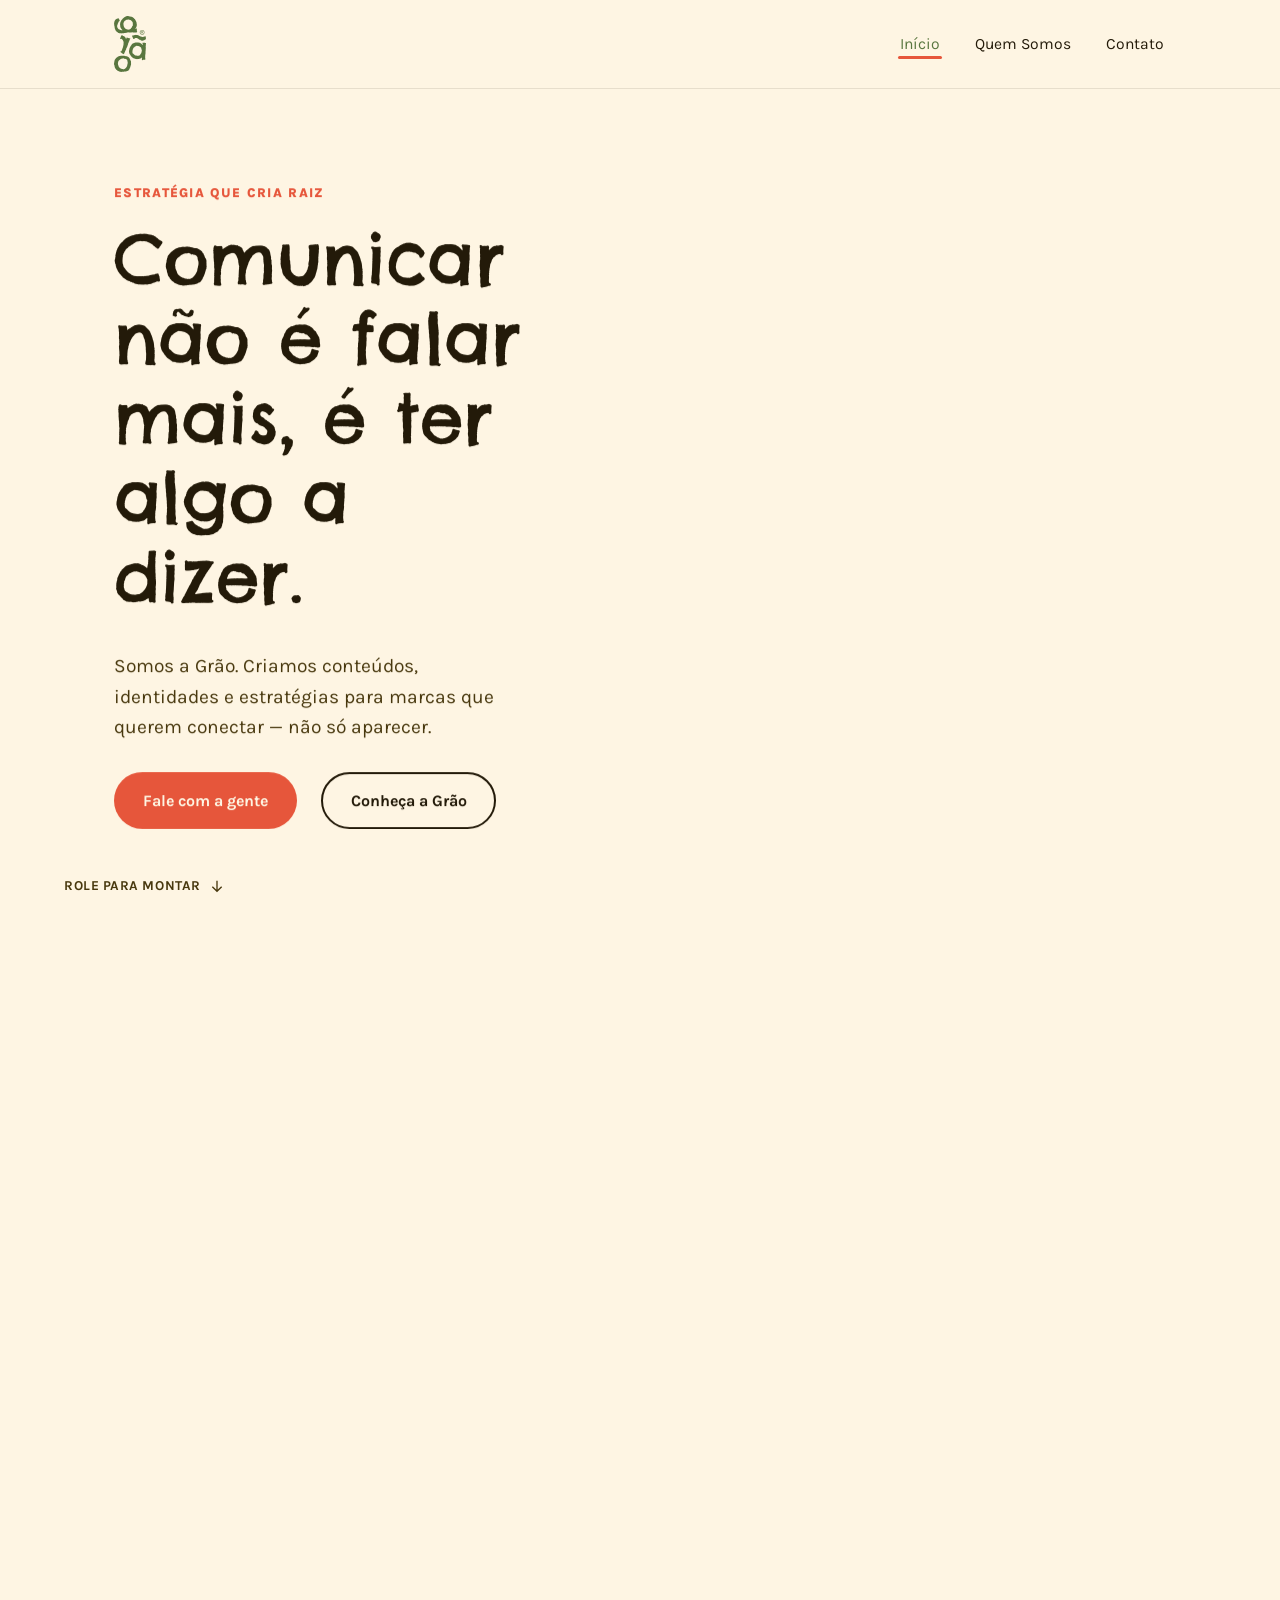
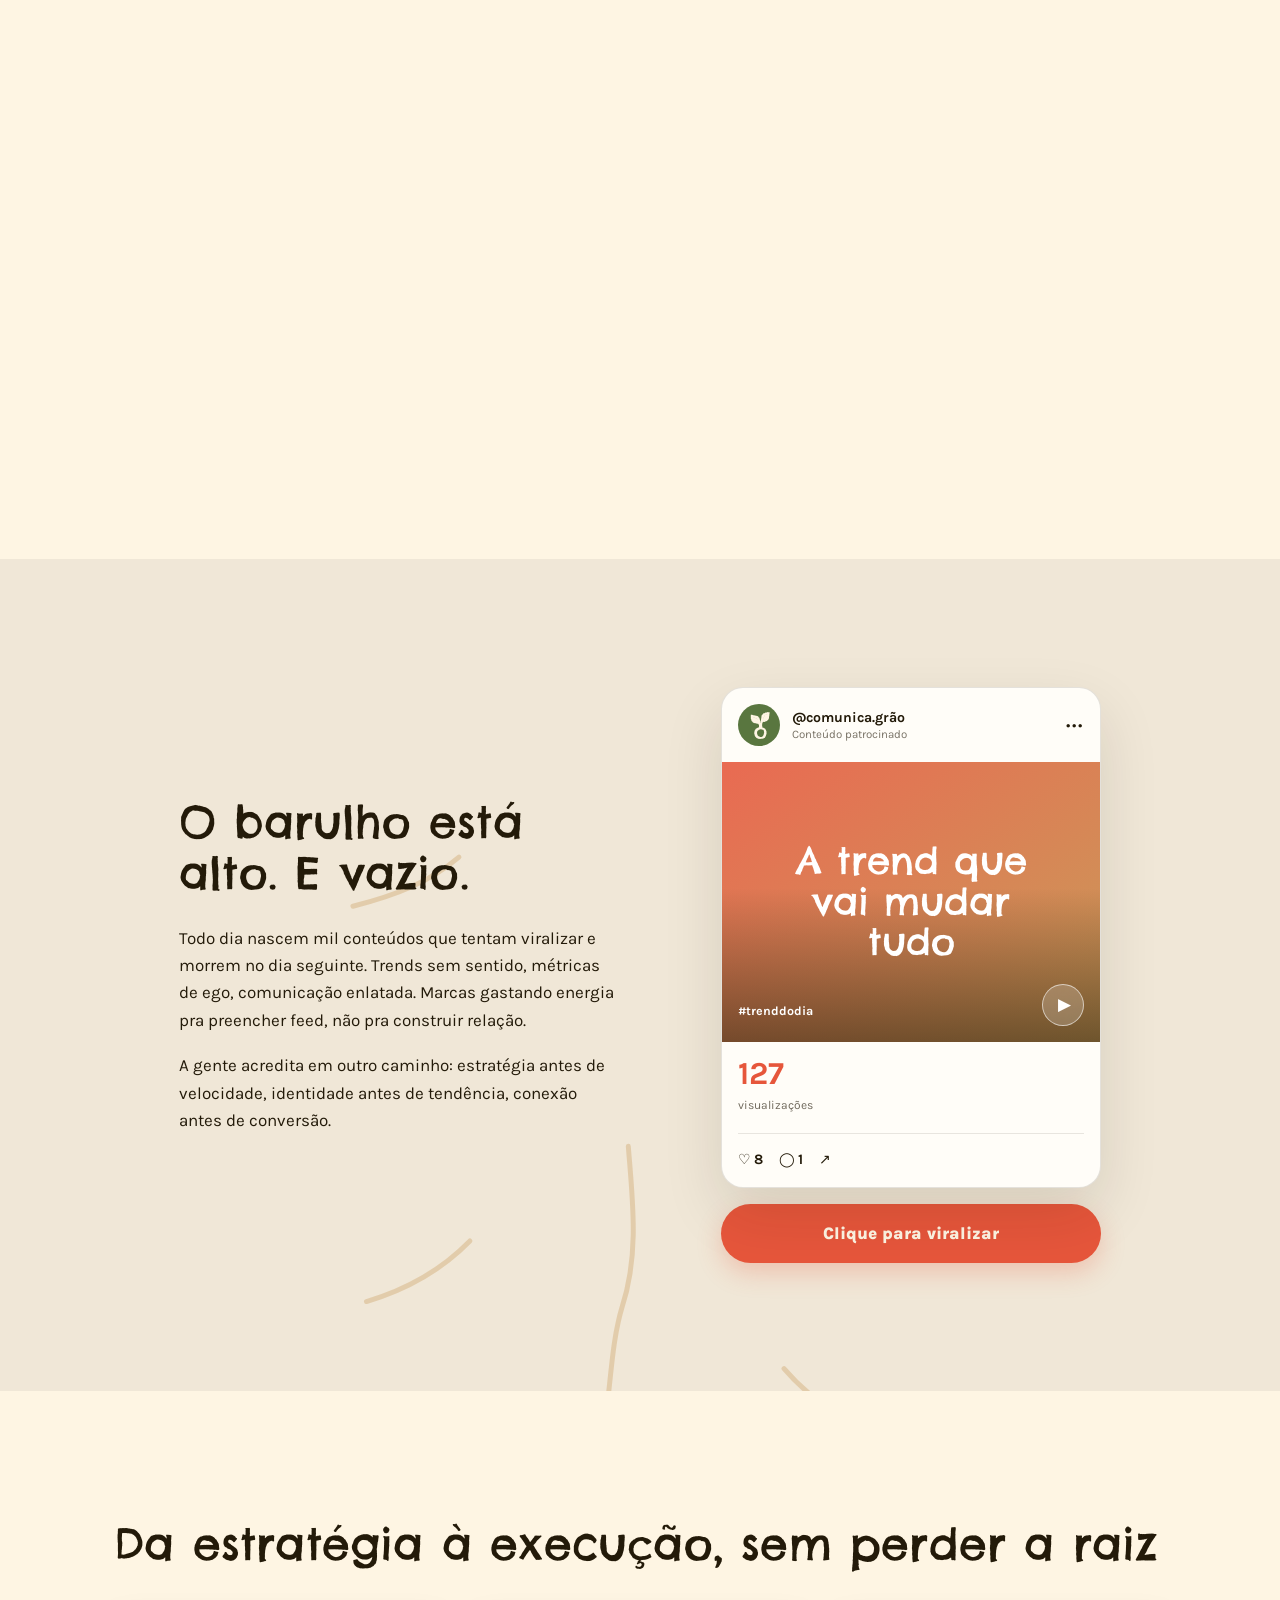
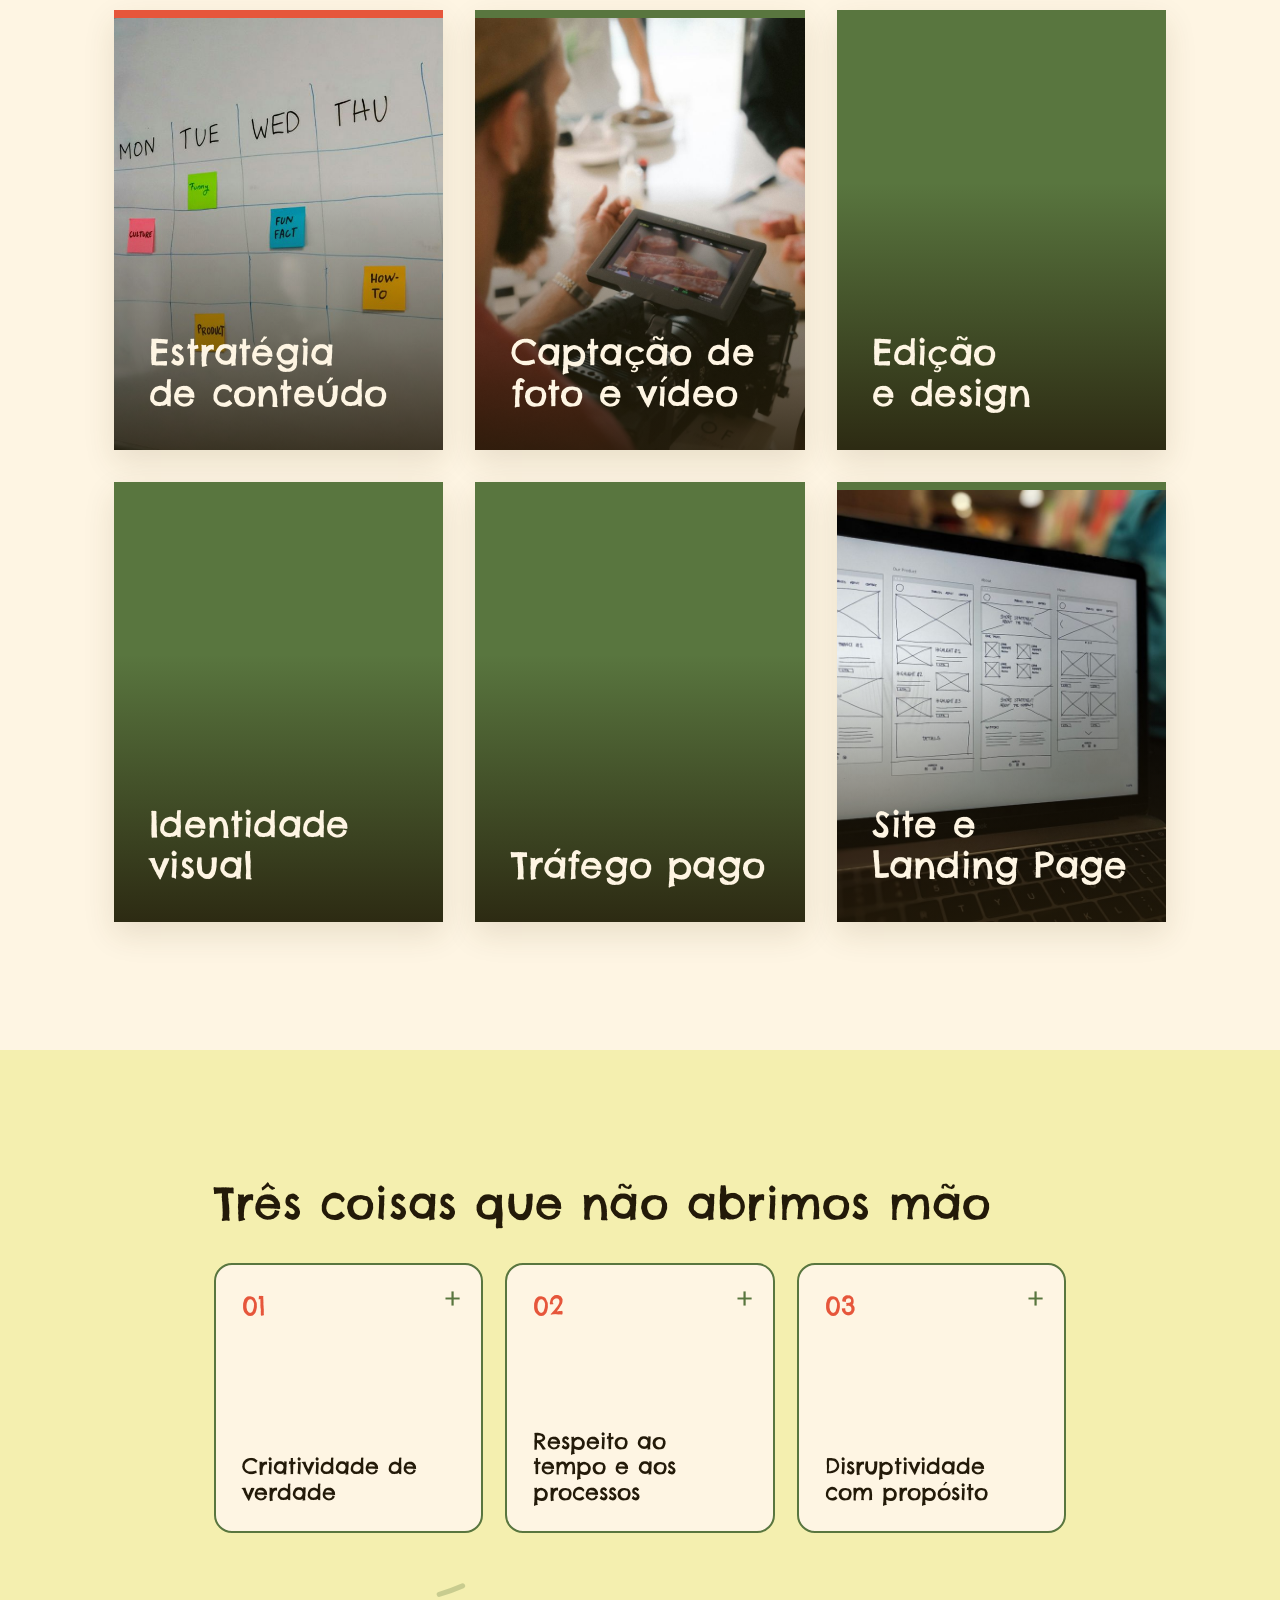
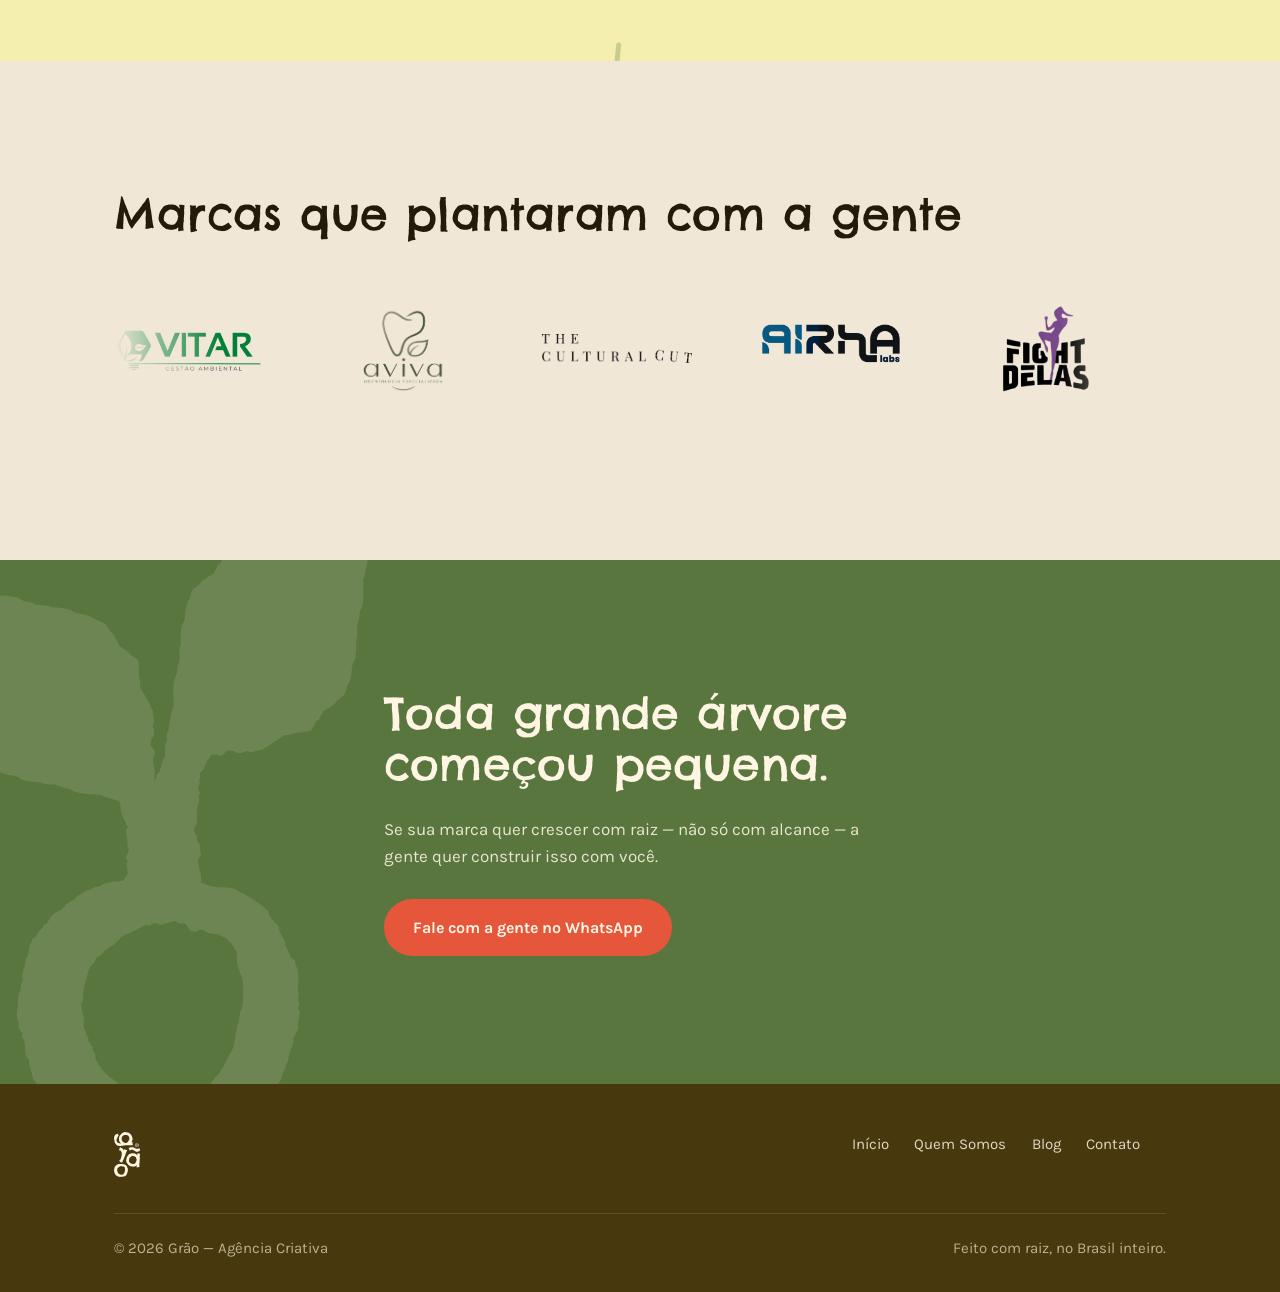
<file: index.html>
<!doctype html>
<html lang="pt-BR">
<head>
  <meta charset="UTF-8" />
  <meta name="viewport" content="width=device-width, initial-scale=1.0" />
  <title>Grão — Agência Criativa</title>
  <meta name="description" content="A Grão cria conteúdos, identidades e estratégias para marcas que querem conectar — não só aparecer. Comunicação com propósito, do Brasil inteiro." />
  <link rel="icon" href="assets/img/icon-green.svg" type="image/svg+xml" />
  <link rel="stylesheet" href="css/style.css?v=5" />
</head>
<body>

  <header class="site-header">
    <nav class="nav">
      <a href="index.html" class="nav-brand">
        <img src="assets/img/logo-green.svg" alt="" class="icon" />
      </a>
      <button class="nav-toggle" aria-label="Abrir menu" aria-expanded="false">
        <svg viewBox="0 0 24 24" fill="none" stroke="currentColor" stroke-width="2"><line x1="3" y1="6" x2="21" y2="6"/><line x1="3" y1="12" x2="21" y2="12"/><line x1="3" y1="18" x2="21" y2="18"/></svg>
      </button>
      <ul class="nav-links">
        <li><a href="index.html" class="active">Início</a></li>
        <li><a href="quem-somos.html">Quem Somos</a></li>
        <li><a href="contato.html">Contato</a></li>
      </ul>
    </nav>
  </header>

  <main>

    <!-- HERO -->
    <section class="hero bg-cream" data-mosaic-hero>
      <div class="hero-sticky">
        <div class="container hero-layout">
          <div class="hero-inner">
            <span class="hero-kicker reveal-fade">Estratégia que cria raiz</span>
            <h1 class="hero-title">
              <span class="reveal-line"><span>Comunicar não é falar mais, é ter algo a dizer.</span></span>
            </h1>
            <p class="lede reveal-fade">Somos a Grão. Criamos conteúdos, identidades e estratégias para marcas que querem conectar — não só aparecer.</p>
            <div class="btn-row reveal-fade">
              <a href="contato.html" class="btn btn-primary">Fale com a gente</a>
              <a href="quem-somos.html" class="btn btn-outline">Conheça a Grão</a>
            </div>
          </div>

          <div class="mosaic-stage" role="img" aria-label="Açaí">
            <!-- FOTO 1: -->
            <figure class="mosaic-slot mosaic-slot--1" data-start="0.00" data-x="-70" data-y="10" data-rotate="-4">
              <img src="assets/img/hero-map.png" alt="Frutos reunidos em cestos" />
            </figure>

            <!-- FOTO 2: -->
            <figure class="mosaic-slot mosaic-slot--2" data-start="0.12" data-x="0" data-y="-65" data-rotate="3">
              <img src="assets/img/hero-mud.png" alt="Grãos e cereais" />
            </figure>

            <!-- FOTO 3: -->
            <figure class="mosaic-slot mosaic-slot--3" data-start="0.24" data-x="75" data-y="-30" data-rotate="4">
              <img src="assets/img/hero-acai.png" alt="Mapa do estado do Pará" />
            </figure>

            <!-- FOTO 4: -->
            <figure class="mosaic-slot mosaic-slot--4" data-start="0.38" data-x="85" data-y="15" data-rotate="-3">
              <img src="assets/img/hero-seed.png" alt= Folhas verdes em crescimento" />
            </figure>

            <!-- FOTO 5: -->
            <figure class="mosaic-slot mosaic-slot--5" data-start="0.52" data-x="-55" data-y="60" data-rotate="3">
              <img src="assets/img/icon-green.svg" alt="Mãos trabalhando com terra e cultivo" />
            </figure>

            <!-- FOTO 6: -->
            <figure class="mosaic-slot mosaic-slot--6" data-start="0.65" data-x="0" data-y="75" data-rotate="-4">
              <img src="assets/img/hero-pirarucu.jpeg" alt="Cultivo protegido em estufa" />
            </figure>

            <!-- FOTO 7: -->
            <figure class="mosaic-slot mosaic-slot--7" data-start="0.78" data-x="70" data-y="65" data-rotate="4">
              <img src="assets/img/hero-nut.png" alt="Grãos de café" />
            </figure>

            <figure class="mosaic-slot mosaic-slot--8" data-start="0.86" data-x="70" data-y="65"> 
              <img src="assets/img/hero-color.png" alt="Paleta de cores">
            </figure>
          </div>
        </div>
        <a href="#problema" class="scroll-cue reveal-fade" aria-label="Rolar para montar o mosaico">
          <span>Role para montar</span>
          <svg viewBox="0 0 24 24" fill="none" stroke="currentColor" stroke-width="2"><path d="M12 4v16M5 13l7 7 7-7"/></svg>
        </a>
      </div>
    </section>

    <!-- O PROBLEMA -->
<section
class="bg-soft root-growth-section root-growth-section--problem"
id="problema"
data-root-section
>
<svg
  class="growing-root"
  viewBox="0 0 700 620"
  preserveAspectRatio="xMidYMid slice"
  aria-hidden="true"
>
  <path
    class="root-line"
    pathLength="1"
    data-root-delay="0"
    d="M350 0 C342 72 372 112 350 172 C329 230 363 281 346 339 C330 397 358 459 338 520 C329 550 331 586 322 620"
  />

  <path
    class="root-line"
    pathLength="1"
    data-root-delay="0.12"
    d="M352 126 C310 143 276 169 243 207 C221 232 195 244 159 253"
  />

  <path
    class="root-line root-line--fine"
    pathLength="1"
    data-root-delay="0.22"
    d="M259 190 C244 164 218 145 186 137 M225 224 C194 211 166 214 135 228"
  />

  <path
    class="root-line"
    pathLength="1"
    data-root-delay="0.3"
    d="M349 226 C394 244 432 273 466 311 C491 339 524 353 564 357"
  />

  <path
    class="root-line root-line--fine"
    pathLength="1"
    data-root-delay="0.42"
    d="M439 286 C460 257 491 239 528 235 M481 326 C516 315 548 319 584 339"
  />

  <path
    class="root-line"
    pathLength="1"
    data-root-delay="0.5"
    d="M346 360 C309 382 280 416 253 456 C233 485 205 505 168 516"
  />

  <path
    class="root-line root-line--fine"
    pathLength="1"
    data-root-delay="0.63"
    d="M281 420 C258 399 230 391 198 394 M247 465 C214 455 184 463 153 486"
  />

  <path
    class="root-line"
    pathLength="1"
    data-root-delay="0.68"
    d="M341 455 C378 471 407 500 431 540 C449 570 475 591 508 603"
  />
</svg>

<div class="container problem-content">
  <div class="problem-text">
    <h2>O barulho está alto. E vazio.</h2>

    <p>
      Todo dia nascem mil conteúdos que tentam viralizar e morrem no dia
      seguinte. Trends sem sentido, métricas de ego, comunicação enlatada.
      Marcas gastando energia pra preencher feed, não pra construir relação.
    </p>

    <p>
      A gente acredita em outro caminho: estratégia antes de velocidade,
      identidade antes de tendência, conexão antes de conversão.
    </p>
  </div>

  <!-- MINIJOGO -->
  <div class="viral-game" data-viral-game>
    <div class="viral-post">
      <div class="viral-post__header">
        <div class="viral-post__avatar"> 
          <div class="viral-post__icon"> 
            <img src="assets/img/icon-cream.svg">
        </div>
      </div>

        <div class="viral-post__profile">
          <strong>@comunica.grão</strong>
          <span>Conteúdo patrocinado</span>
        </div>

        <span class="viral-post__menu" aria-hidden="true">•••</span>
      </div>

      <div class="viral-post__media">
        <span class="viral-post__label">
          A trend que vai mudar tudo
        </span>

        <div class="viral-post__play" aria-hidden="true">
          ▶
        </div>

        <span class="viral-post__trend">
          #trenddodia
        </span>
      </div>

      <div class="viral-post__metrics">
        <div class="viral-post__views">
          <strong data-viral-views>127</strong>
          <span>visualizações</span>
        </div>

        <div class="viral-post__interactions">
          <span>
            ♡ <strong data-viral-likes>8</strong>
          </span>

          <span>
            ◯ <strong data-viral-comments>1</strong>
          </span>

          <span aria-hidden="true">↗</span>
        </div>
      </div>

      <!-- MENSAGEM FINAL -->
      <div
        class="viral-result"
        data-viral-result
        role="status"
        aria-live="polite"
        aria-hidden="true"
      >
        <div class="viral-result__content">
          <span class="viral-result__icon" aria-hidden="true">
            ☹
          </span>

          <p>
            Infelizmente, surgiu uma nova trend.<br>
            Todo mundo já esqueceu essa.
          </p>

          <button
            class="viral-reset-button"
            type="button"
            data-viral-reset
          >
            Ver nova trend
          </button>
        </div>
      </div>
    </div>

    <button
      class="viral-button"
      type="button"
      data-viral-button
    >
      Clique para viralizar
    </button>
  </div>
</div>
</section>

    <!-- O QUE FAZEMOS -->
    <section class="bg-cream">
      <div class="container">
        <h2>Da estratégia à execução, sem perder a raiz</h2>
        <div class="services-grid">
          <article class="service-card is-flagship" style="--service-image: url('../assets/img/servico-estrategia.jpg');">
            <div class="service-card__content">
              <h3>Estratégia de conteúdo</h3>
              <div class="service-card__details">
                <p>Nosso carro-chefe: planejamento que conecta a marca ao que ela quer dizer — e a quem ela quer alcançar, do roteiro ao post no ar, com estratégia por trás de cada peça.</p>
                <a href="contato.html" class="btn service-card__cta">Quero conhecer</a>
              </div>
            </div>
          </article>
          <article class="service-card" style="--service-image: url('../assets/img/servico-captacao.jpg');">
            <div class="service-card__content">
              <h3>Captação de foto e vídeo</h3>
              <div class="service-card__details">
                <p>Imagem com direção, intenção e sensibilidade — muito além do simples registro.</p>
                <a href="contato.html" class="btn service-card__cta">Quero conhecer</a>
              </div>
            </div>
          </article>
          <article class="service-card" style="--service-image: url('https://images.unsplash.com/photo-1626785774573-4b799315345d?auto=format&fit=crop&w=1200&q=85');">
            <div class="service-card__content">
              <h3>Edição e design</h3>
              <div class="service-card__details">
                <p>Acabamento visual que organiza a mensagem e comunica antes mesmo da leitura.</p>
                <a href="contato.html" class="btn service-card__cta">Quero conhecer</a>
              </div>
            </div>
          </article>
          <article class="service-card" style="--service-image: url('https://images.unsplash.com/photo-1613909207039-6b173b755cc1?auto=format&fit=crop&w=1200&q=85');">
            <div class="service-card__content">
              <h3>Identidade visual</h3>
              <div class="service-card__details">
                <p>Marcas com personalidade, coerência e raiz — não apenas um logo bonito.</p>
                <a href="contato.html" class="btn service-card__cta">Quero conhecer</a>
              </div>
            </div>
          </article>
          <article class="service-card" style="--service-image: url('https://images.unsplash.com/photo-1460925895917-afdab827c52f?auto=format&fit=crop&w=1200&q=85');">
            <div class="service-card__content">
              <h3>Tráfego pago</h3>
              <div class="service-card__details">
                <p>Campanhas guiadas por objetivo, estratégia e análise — não apenas por alcance.</p>
                <a href="contato.html" class="btn service-card__cta">Quero conhecer</a>
              </div>
            </div>
          </article>
          <article class="service-card" style="--service-image: url('../assets/img/servico-site.jpg');">
            <div class="service-card__content">
              <h3>Site e Landing Page</h3>
              <div class="service-card__details">
                <p>Páginas com a cara da marca e estrutura pensada para guiar o visitante até a ação — rápidas, responsivas e feitas para converter.</p>
                <a href="contato.html" class="btn service-card__cta">Quero conhecer</a>
              </div>
            </div>
          </article>          
        </div>
      </div>
    </section>

    <!-- POR QUE A GRÃO -->
    <section class="bg-sprout root-growth-section root-growth-section--why" data-root-section>
      <svg class="growing-root" viewBox="0 0 700 620" preserveAspectRatio="xMidYMid slice" aria-hidden="true">
        <path class="root-line" pathLength="1" data-root-delay="0" d="M350 0 C342 72 372 112 350 172 C329 230 363 281 346 339 C330 397 358 459 338 520 C329 550 331 586 322 620" />
        <path class="root-line" pathLength="1" data-root-delay="0.12" d="M352 126 C310 143 276 169 243 207 C221 232 195 244 159 253" />
        <path class="root-line root-line--fine" pathLength="1" data-root-delay="0.22" d="M259 190 C244 164 218 145 186 137 M225 224 C194 211 166 214 135 228" />
        <path class="root-line" pathLength="1" data-root-delay="0.3" d="M349 226 C394 244 432 273 466 311 C491 339 524 353 564 357" />
        <path class="root-line root-line--fine" pathLength="1" data-root-delay="0.42" d="M439 286 C460 257 491 239 528 235 M481 326 C516 315 548 319 584 339" />
        <path class="root-line" pathLength="1" data-root-delay="0.5" d="M346 360 C309 382 280 416 253 456 C233 485 205 505 168 516" />
        <path class="root-line root-line--fine" pathLength="1" data-root-delay="0.63" d="M281 420 C258 399 230 391 198 394 M247 465 C214 455 184 463 153 486" />
        <path class="root-line" pathLength="1" data-root-delay="0.68" d="M341 455 C378 471 407 500 431 540 C449 570 475 591 508 603" />
      </svg>
      <div class="container" style="max-width: 980px;">
        <h2>Três coisas que não abrimos mão</h2>
        <ul class="values-grid">
          <li>
            <button class="value-card" type="button" aria-expanded="false" aria-controls="value-01">
              <span class="num">01</span>
              <span class="value-card__title">Criatividade de verdade</span>
              <span class="value-card__text" id="value-01">Ideia que nasce do problema da marca, não de fórmula pronta.</span>
              <span class="value-card__icon" aria-hidden="true">+</span>
            </button>
          </li>
          <li>
            <button class="value-card" type="button" aria-expanded="false" aria-controls="value-02">
              <span class="num">02</span>
              <span class="value-card__title">Respeito ao tempo e aos processos</span>
              <span class="value-card__text" id="value-02">Comunicação boa não se improvisa.</span>
              <span class="value-card__icon" aria-hidden="true">+</span>
            </button>
          </li>
          <li>
            <button class="value-card" type="button" aria-expanded="false" aria-controls="value-03">
              <span class="num">03</span>
              <span class="value-card__title">Disruptividade com propósito</span>
              <span class="value-card__text" id="value-03">Ousar onde faz sentido ousar.</span>
              <span class="value-card__icon" aria-hidden="true">+</span>
            </button>
          </li>
        </ul>
      </div>
    </section>

 <!-- PROVA SOCIAL -->
<section class="bg-soft">
  <div class="container">
    <h2>Marcas que plantaram com a gente</h2>
    <div class="logos-carousel">
      <div class="logos-track">

        <div class="logos-group">
          <img src="assets/img/ps_vitar.png" alt="Vitar Gestão Ambiental">
          <img src="assets/img/ps_aviva.png" alt="Aviva Odontologia Especializada">
          <img src="assets/img/ps_tcc.png" alt="The Cultural Cut">
          <img src="assets/img/ps_airha.png" alt="Airha Labs">
          <img src="assets/img/ps_fight.png" alt="Fight Delas">
        </div>

        <!-- Repetição necessária para o movimento infinito -->
        <div class="logos-group" aria-hidden="true">
          <img src="assets/img/ps_vitar.png" alt="Vitar Gestão Ambiental">
          <img src="assets/img/ps_aviva.png" alt="Aviva Odontologia Especializada">
          <img src="assets/img/ps_tcc.png" alt="The Cultural Cut">
          <img src="assets/img/ps_airha.png" alt="Airha Labs">
          <img src="assets/img/ps_fight.png" alt="Fight Delas">
        </div>

      </div>
    </div>
  </div>
</section>
    <!-- CTA FINAL -->
    <section class="bg-green cta-final">
      <img src="assets/img/icon-cream.svg" alt="" class="icon-watermark" aria-hidden="true" />
      <div class="container cta-final-inner">
        <h2>Toda grande árvore começou pequena.</h2>
        <p>Se sua marca quer crescer com raiz — não só com alcance — a gente quer construir isso com você.</p>
        <div class="btn-row">
          <a href="contato.html" class="btn btn-primary">Fale com a gente no WhatsApp</a>
        </div>
      </div>
    </section>

  </main>

  <footer class="site-footer">
    <div class="container">
      <div class="footer-grid">
        <a href="index.html" class="footer-brand">
          <img src="assets/img/logo-cream.svg" alt="" class="icon" />
        </a>
        <ul class="footer-links">
          <li><a href="index.html">Início</a></li>
          <li><a href="quem-somos.html">Quem Somos</a></li>
          <li><a href="blog.html">Blog</a></li>
          <li><a href="contato.html">Contato</a></li>
        </ul>
      </div>
      <div class="footer-bottom">
        <span>© <span id="year"></span> Grão — Agência Criativa</span>
        <span>Feito com raiz, no Brasil inteiro.</span>
      </div>
    </div>
  </footer>

  <script src="js/main.js?v=5"></script>
  <script>
    (() => {
      const sections = document.querySelectorAll("[data-root-section]");
      const reduceMotion = window.matchMedia("(prefers-reduced-motion: reduce)").matches;

      if (!sections.length || reduceMotion) return;

      const clamp = (value, min = 0, max = 1) =>
        Math.min(Math.max(value, min), max);

      const drawRoot = (section, progress) => {
        section.querySelectorAll(".root-line").forEach((line) => {
          const delay = Number(line.dataset.rootDelay || 0);
          const localProgress = clamp((progress - delay) / Math.max(1 - delay, 0.01));
          line.style.strokeDashoffset = String(1 - localProgress);
        });
      };

      sections.forEach((section) => {
        section.addEventListener("pointermove", (event) => {
          if (event.pointerType === "touch") return;

          const rect = section.getBoundingClientRect();
          const progress = clamp((event.clientY - rect.top) / rect.height);
          drawRoot(section, progress);
        });
      });

      let ticking = false;

      const updateFromScroll = () => {
        sections.forEach((section) => {
          if (section.matches(":hover") && window.matchMedia("(hover: hover)").matches) return;

          const rect = section.getBoundingClientRect();
          const viewportTrigger = window.innerHeight * 0.82;
          const progress = clamp((viewportTrigger - rect.top) / (rect.height + viewportTrigger * 0.35));
          drawRoot(section, progress);
        });

        ticking = false;
      };

      window.addEventListener("scroll", () => {
        if (ticking) return;
        ticking = true;
        window.requestAnimationFrame(updateFromScroll);
      }, { passive: true });

      window.addEventListener("resize", updateFromScroll, { passive: true });
      updateFromScroll();
    })();
  </script>
  <script>document.getElementById("year").textContent = new Date().getFullYear();</script>
</body>
</html>
</file>
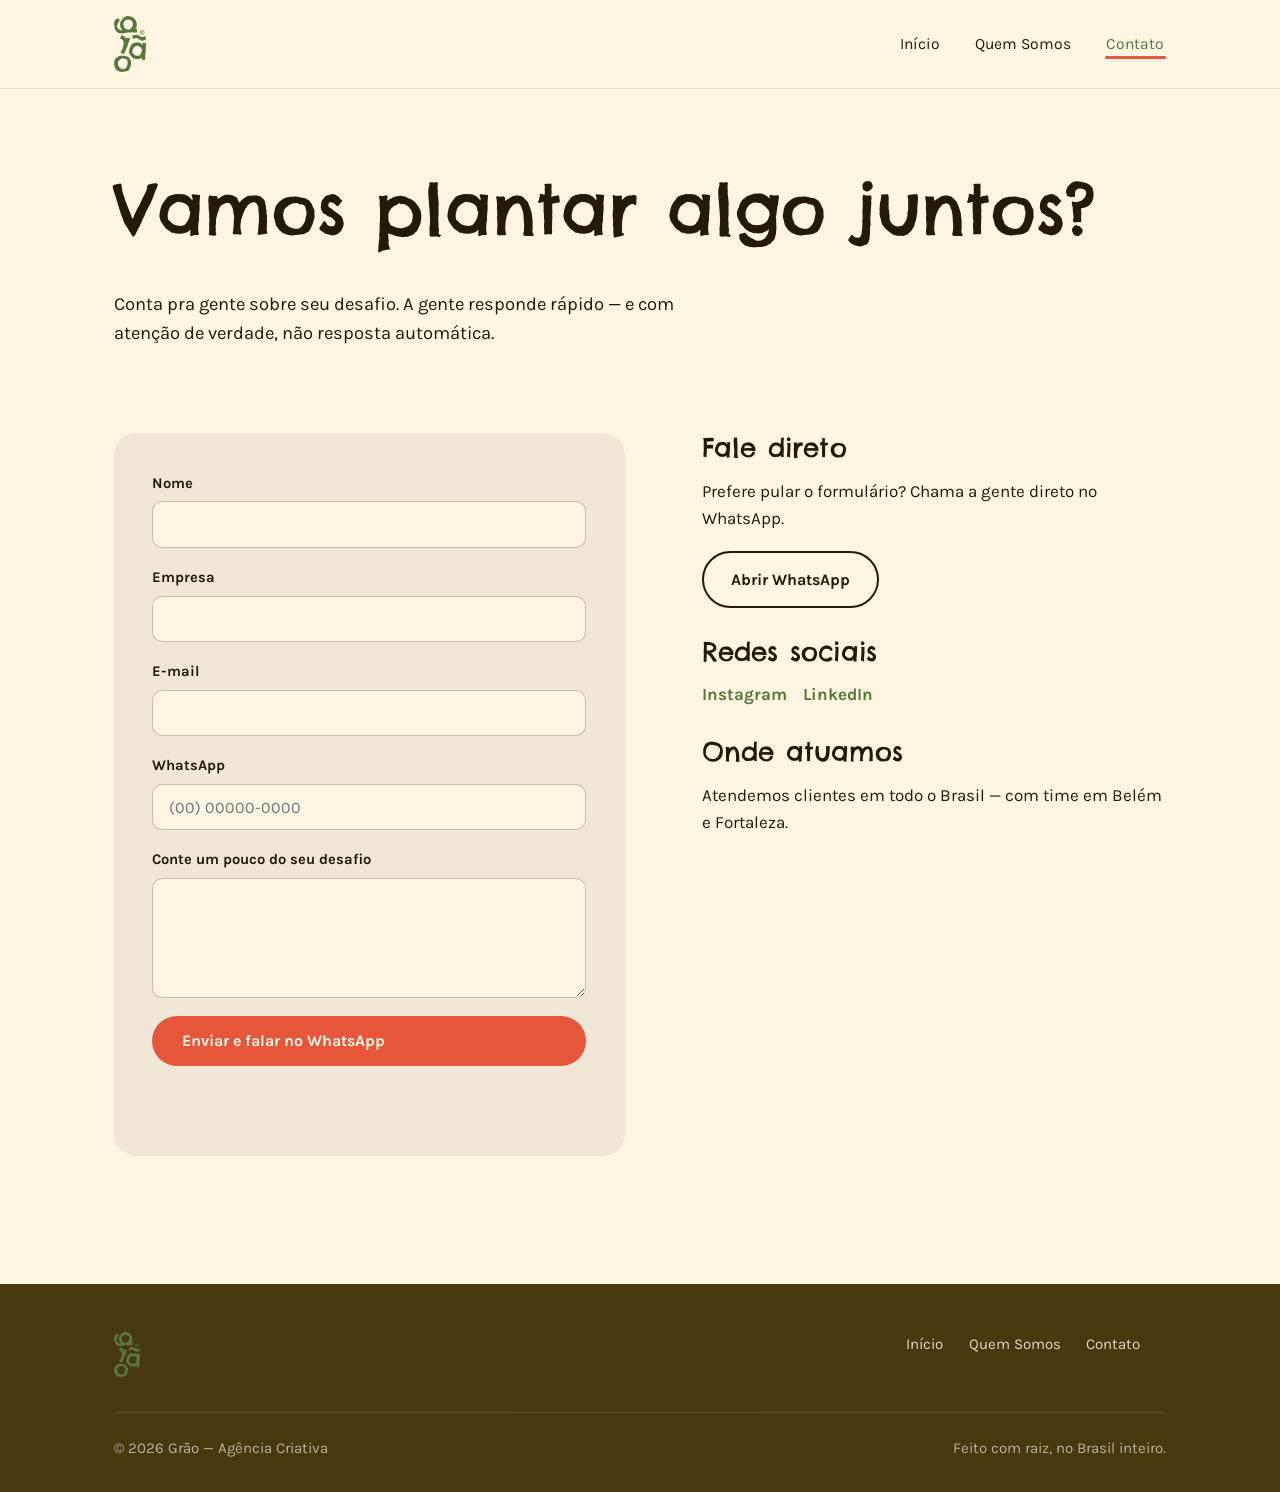
<file: contato.html>
<!doctype html>
<html lang="pt-BR">
<head>
  <meta charset="UTF-8" />
  <meta name="viewport" content="width=device-width, initial-scale=1.0" />
  <title>Contato — Grão</title>
  <meta name="description" content="Vamos plantar algo juntos? Fale com a Grão e conte seu desafio de comunicação." />
  <link rel="icon" href="assets/img/icon-green.svg" type="image/svg+xml" />
  <link rel="stylesheet" href="css/style.css?v=5" />
</head>
<body>

  <header class="site-header">
    <nav class="nav">
      <a href="index.html" class="nav-brand">
        <img src="assets/img/logo-green.svg" alt="" class="icon" />
      </a>
      <button class="nav-toggle" aria-label="Abrir menu" aria-expanded="false">
        <svg viewBox="0 0 24 24" fill="none" stroke="currentColor" stroke-width="2"><line x1="3" y1="6" x2="21" y2="6"/><line x1="3" y1="12" x2="21" y2="12"/><line x1="3" y1="18" x2="21" y2="18"/></svg>
      </button>
      <ul class="nav-links">
        <li><a href="index.html">Início</a></li>
        <li><a href="quem-somos.html">Quem Somos</a></li>
        <li><a href="contato.html" class="active">Contato</a></li>
      </ul>
    </nav>
  </header>

  <main>

    <section class="page-hero bg-cream">
      <div class="container">
        <h1>Vamos plantar algo juntos?</h1>
        <p class="lede">Conta pra gente sobre seu desafio. A gente responde rápido — e com atenção de verdade, não resposta automática.</p>
      </div>
    </section>

    <section class="bg-cream" style="padding-top: 0;">
      <div class="container contact-layout">

        <form class="contact-form" id="contact-form" novalidate>
          <div class="field">
            <label for="nome">Nome</label>
            <input type="text" id="nome" name="nome" required />
          </div>
          <div class="field">
            <label for="empresa">Empresa</label>
            <input type="text" id="empresa" name="empresa" />
          </div>
          <div class="field">
            <label for="email">E-mail</label>
            <input type="email" id="email" name="email" />
          </div>
          <div class="field">
            <label for="whatsapp">WhatsApp</label>
            <input type="tel" id="whatsapp" name="whatsapp" required placeholder="(00) 00000-0000" />
          </div>
          <div class="field">
            <label for="desafio">Conte um pouco do seu desafio</label>
            <textarea id="desafio" name="desafio"></textarea>
          </div>
          <button type="submit" class="btn btn-primary">Enviar e falar no WhatsApp</button>
          <p class="form-status" id="form-status"></p>
        </form>

        <div class="contact-info">
          <h3>Fale direto</h3>
          <p>Prefere pular o formulário? Chama a gente direto no WhatsApp.</p>
          <a href="https://wa.me/5585991733919" class="btn btn-outline" target="_blank" rel="noopener">Abrir WhatsApp</a>

          <h3>Redes sociais</h3>
          <ul class="socials">
            <li><a href="https://www.instagram.com/comunica.grao/" target="_blank" rel="noopener">Instagram</a></li>
            <li><a href="https://www.linkedin.com/company/grao-agencia-criativa" target="_blank" rel="noopener">LinkedIn</a></li>
          </ul>

          <h3>Onde atuamos</h3>
          <p>Atendemos clientes em todo o Brasil — com time em Belém e Fortaleza.</p>
        </div>

      </div>
    </section>

  </main>

  <footer class="site-footer">
    <div class="container">
      <div class="footer-grid">
        <a href="index.html" class="footer-brand">
          <img src="assets/img/logo-green.svg" alt="" class="icon" />
        </a>
        <ul class="footer-links">
          <li><a href="index.html">Início</a></li>
          <li><a href="quem-somos.html">Quem Somos</a></li>
          <li><a href="contato.html">Contato</a></li>
        </ul>
      </div>
      <div class="footer-bottom">
        <span>© <span id="year"></span> Grão — Agência Criativa</span>
        <span>Feito com raiz, no Brasil inteiro.</span>
      </div>
    </div>
  </footer>

  <script src="js/main.js?v=5"></script>
  <script>document.getElementById("year").textContent = new Date().getFullYear();</script>
</body>
</html>
</file>
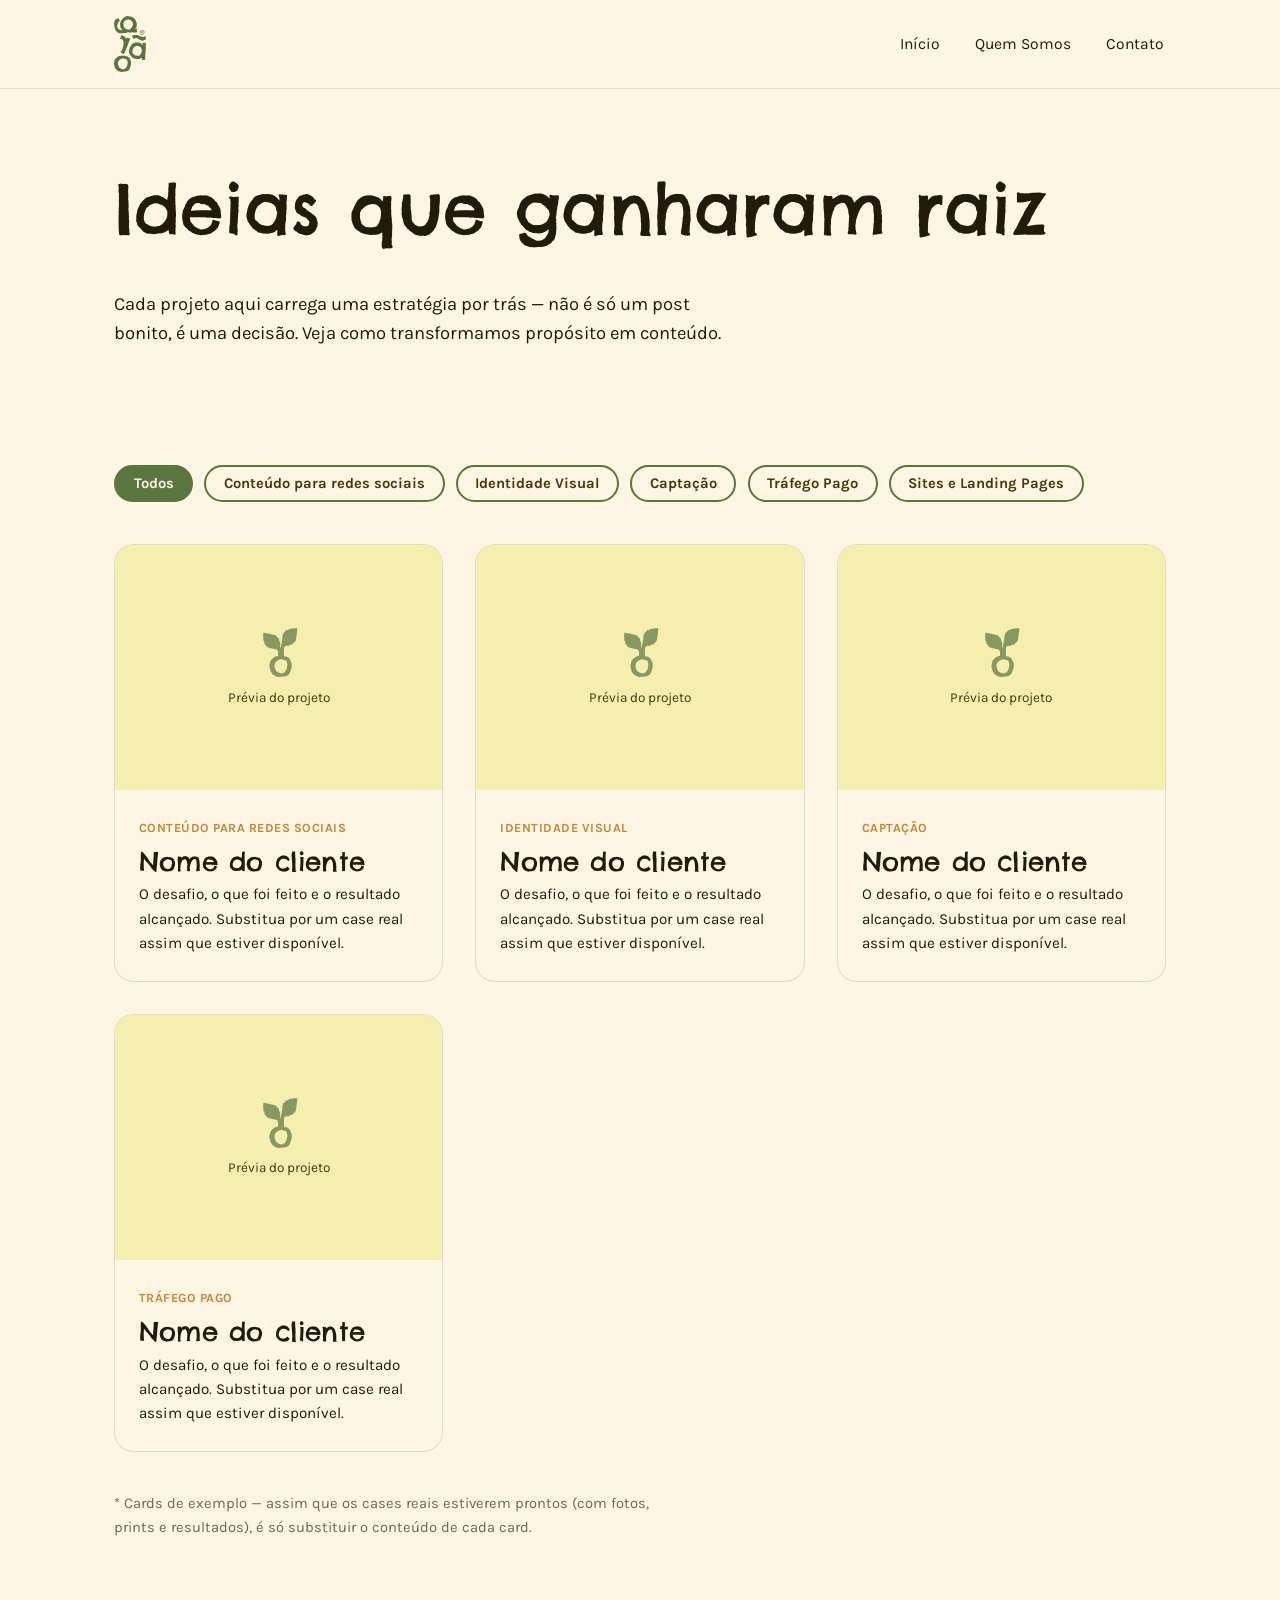
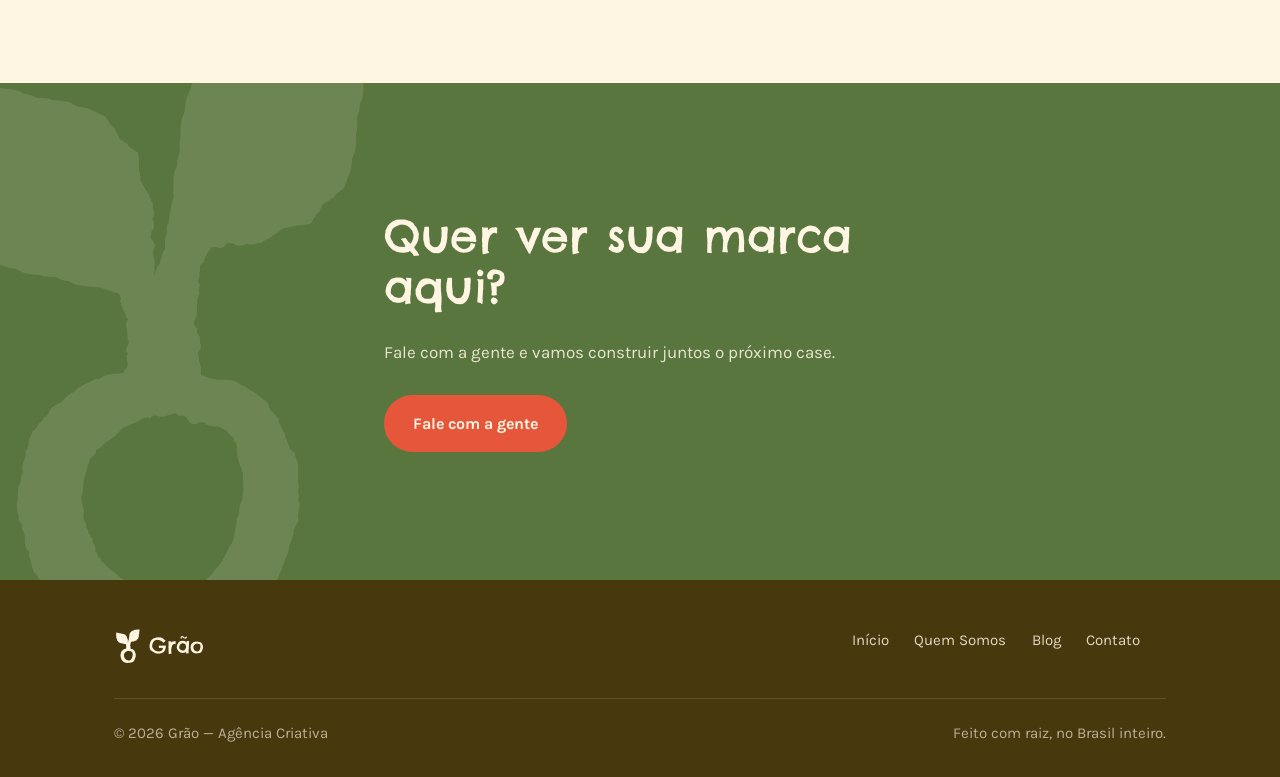
<file: portfolio.html>
<!doctype html>
<html lang="pt-BR">
<head>
  <meta charset="UTF-8" />
  <meta name="viewport" content="width=device-width, initial-scale=1.0" />
  <title>Portfólio — Grão</title>
  <meta name="description" content="Veja os projetos da Grão: conteúdo para redes sociais, identidade visual, captação e tráfego pago com estratégia por trás." />
  <meta name="robots" content="noindex" />
  <link rel="icon" href="assets/img/icon-green.svg" type="image/svg+xml" />
  <link rel="stylesheet" href="css/style.css?v=5" />
</head>
<body>

  <header class="site-header">
    <nav class="nav">
      <a href="index.html" class="nav-brand">
        <img src="assets/img/logo-green.svg" alt="" class="icon" />
      </a>
      <button class="nav-toggle" aria-label="Abrir menu" aria-expanded="false">
        <svg viewBox="0 0 24 24" fill="none" stroke="currentColor" stroke-width="2"><line x1="3" y1="6" x2="21" y2="6"/><line x1="3" y1="12" x2="21" y2="12"/><line x1="3" y1="18" x2="21" y2="18"/></svg>
      </button>
      <ul class="nav-links">
        <li><a href="index.html">Início</a></li>
        <li><a href="quem-somos.html">Quem Somos</a></li>
        <li><a href="contato.html">Contato</a></li>
      </ul>
    </nav>
  </header>

  <main>

    <section class="page-hero bg-cream">
      <div class="container">
        <h1>Ideias que ganharam raiz</h1>
        <p class="lede">Cada projeto aqui carrega uma estratégia por trás — não é só um post bonito, é uma decisão. Veja como transformamos propósito em conteúdo.</p>
      </div>
    </section>

    <section class="bg-cream" style="padding-top: 0;">
      <div class="container">

        <div class="filter-row">
          <button class="filter-chip active" data-filter="todos">Todos</button>
          <button class="filter-chip" data-filter="conteudo">Conteúdo para redes sociais</button>
          <button class="filter-chip" data-filter="identidade">Identidade Visual</button>
          <button class="filter-chip" data-filter="captacao">Captação</button>
          <button class="filter-chip" data-filter="trafego">Tráfego Pago</button>
          <button class="filter-chip" data-filter="site">Sites e Landing Pages</button>
        </div>

        <div class="portfolio-grid">

          <article class="portfolio-card" data-category="conteudo">
            <div class="thumb">
              <div>
                <img src="assets/img/icon-green.svg" alt="" />
                Prévia do projeto
              </div>
            </div>
            <div class="body">
              <span class="tag">Conteúdo para redes sociais</span>
              <h3>Nome do cliente</h3>
              <p>O desafio, o que foi feito e o resultado alcançado. Substitua por um case real assim que estiver disponível.</p>
            </div>
          </article>

          <article class="portfolio-card" data-category="identidade">
            <div class="thumb">
              <div>
                <img src="assets/img/icon-green.svg" alt="" />
                Prévia do projeto
              </div>
            </div>
            <div class="body">
              <span class="tag">Identidade Visual</span>
              <h3>Nome do cliente</h3>
              <p>O desafio, o que foi feito e o resultado alcançado. Substitua por um case real assim que estiver disponível.</p>
            </div>
          </article>

          <article class="portfolio-card" data-category="captacao">
            <div class="thumb">
              <div>
                <img src="assets/img/icon-green.svg" alt="" />
                Prévia do projeto
              </div>
            </div>
            <div class="body">
              <span class="tag">Captação</span>
              <h3>Nome do cliente</h3>
              <p>O desafio, o que foi feito e o resultado alcançado. Substitua por um case real assim que estiver disponível.</p>
            </div>
          </article>

          <article class="portfolio-card" data-category="trafego">
            <div class="thumb">
              <div>
                <img src="assets/img/icon-green.svg" alt="" />
                Prévia do projeto
              </div>
            </div>
            <div class="body">
              <span class="tag">Tráfego Pago</span>
              <h3>Nome do cliente</h3>
              <p>O desafio, o que foi feito e o resultado alcançado. Substitua por um case real assim que estiver disponível.</p>
            </div>
          </article>

        </div>

        <p style="margin-top: 2.5rem; font-size: 0.92rem; color: rgba(35,26,9,0.65);">
          * Cards de exemplo — assim que os cases reais estiverem prontos (com fotos, prints e resultados), é só substituir o conteúdo de cada card.
        </p>

      </div>
    </section>

    <section class="bg-green cta-final">
      <img src="assets/img/icon-cream.svg" alt="" class="icon-watermark" aria-hidden="true" />
      <div class="container cta-final-inner">
        <h2>Quer ver sua marca aqui?</h2>
        <p>Fale com a gente e vamos construir juntos o próximo case.</p>
        <div class="btn-row">
          <a href="contato.html" class="btn btn-primary">Fale com a gente</a>
        </div>
      </div>
    </section>

  </main>

  <footer class="site-footer">
    <div class="container">
      <div class="footer-grid">
        <a href="index.html" class="footer-brand">
          <img src="assets/img/icon-cream.svg" alt="" class="icon" />
          <span class="wordmark">Grão</span>
        </a>
        <ul class="footer-links">
          <li><a href="index.html">Início</a></li>
          <li><a href="quem-somos.html">Quem Somos</a></li>
          <li><a href="blog.html">Blog</a></li>
          <li><a href="contato.html">Contato</a></li>
        </ul>
      </div>
      <div class="footer-bottom">
        <span>© <span id="year"></span> Grão — Agência Criativa</span>
        <span>Feito com raiz, no Brasil inteiro.</span>
      </div>
    </div>
  </footer>

  <script src="js/main.js?v=5"></script>
  <script>document.getElementById("year").textContent = new Date().getFullYear();</script>
</body>
</html>
</file>
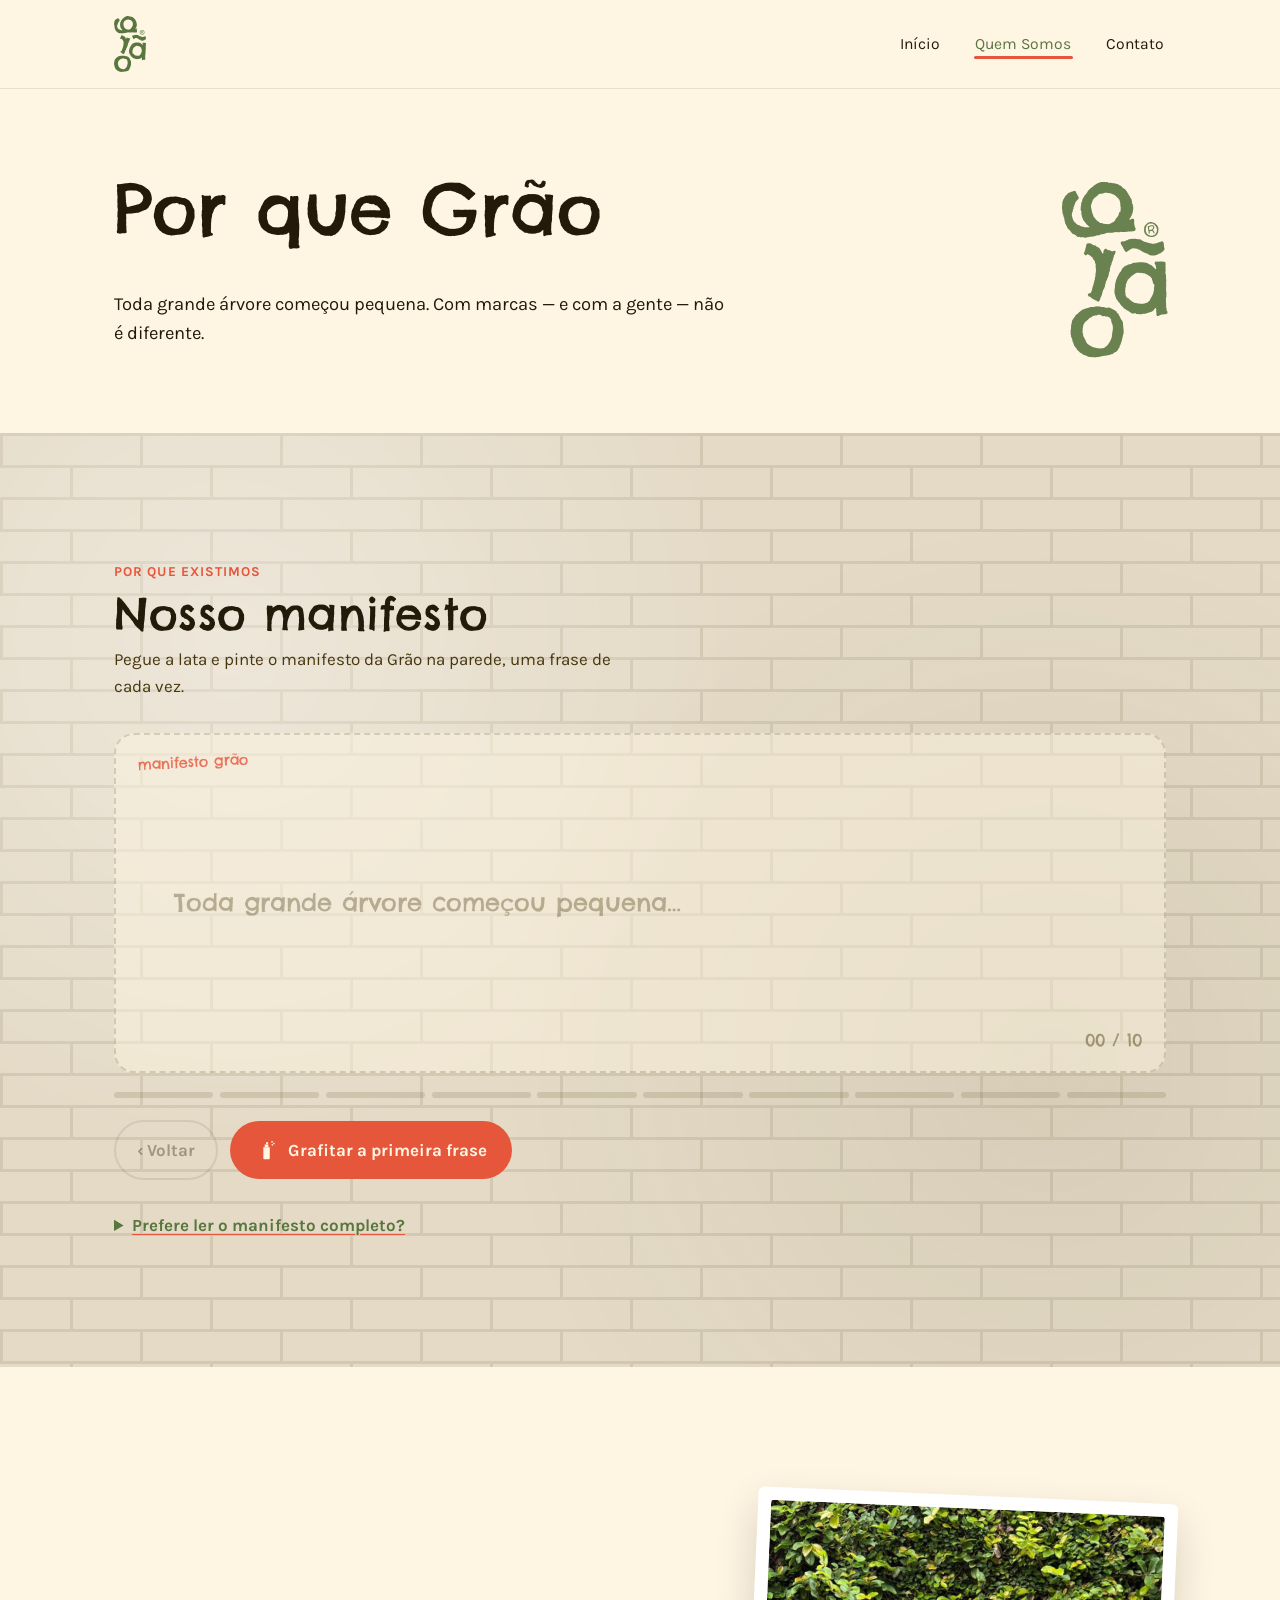
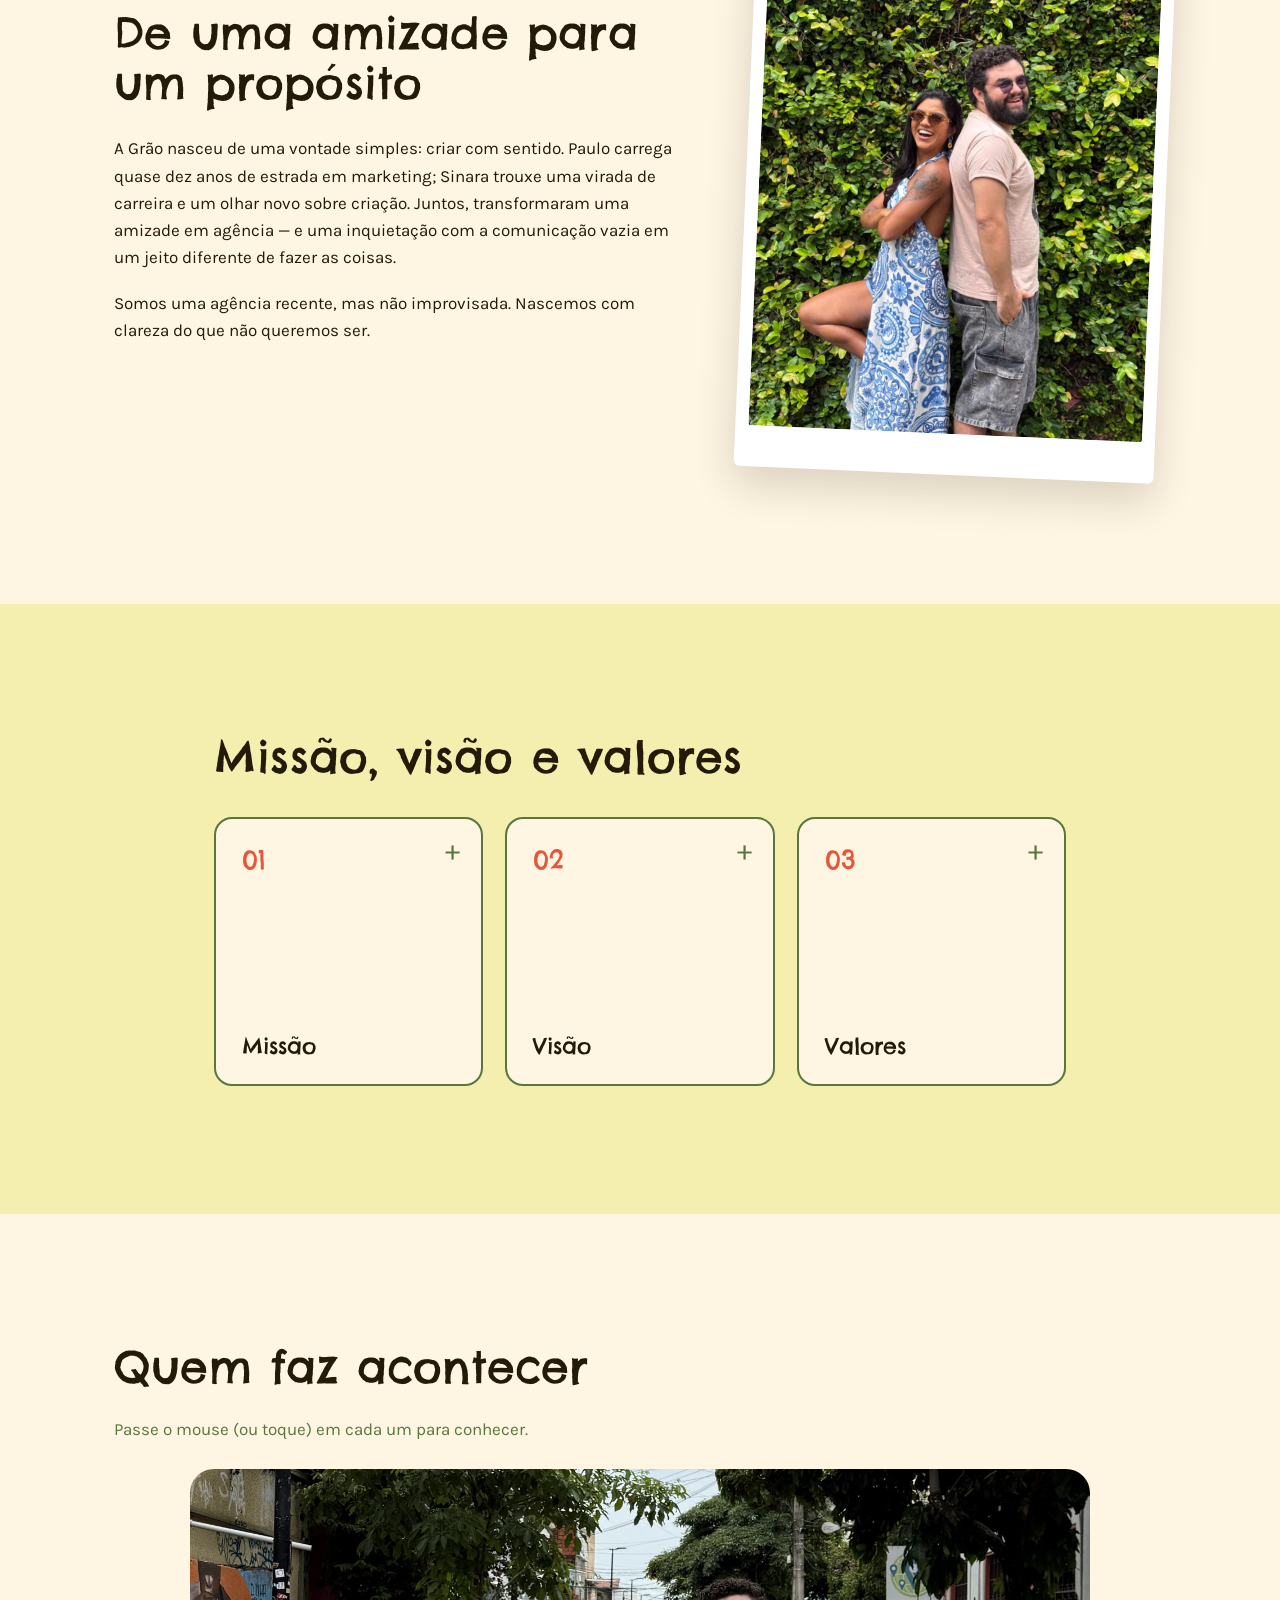
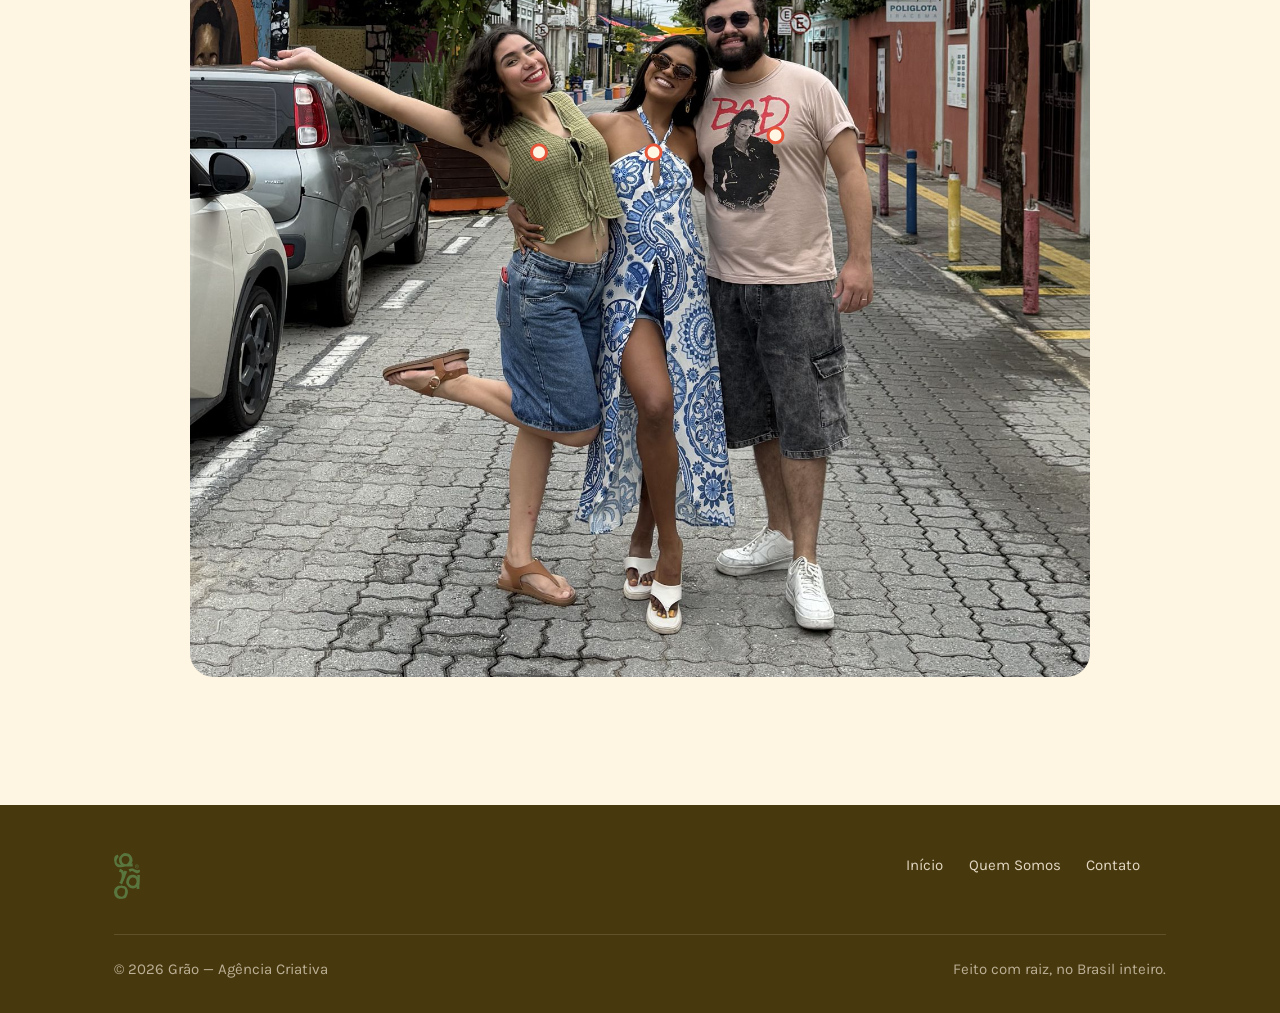
<file: quem-somos.html>
<!doctype html>
<html lang="pt-BR">
<head>
  <meta charset="UTF-8" />
  <meta name="viewport" content="width=device-width, initial-scale=1.0" />
  <title>Quem Somos — Grão</title>
  <meta name="description" content="Conheça a história da Grão: uma agência criativa nascida de uma amizade e da vontade de fazer comunicação com propósito." />
  <link rel="icon" href="assets/img/icon-green.svg" type="image/svg+xml" />
  <link rel="stylesheet" href="css/style.css?v=5" />
</head>
<body>

  <header class="site-header">
    <nav class="nav">
      <a href="index.html" class="nav-brand">
        <img src="assets/img/logo-green.svg" alt="" class="icon" />
      </a>
      <button class="nav-toggle" aria-label="Abrir menu" aria-expanded="false">
        <svg viewBox="0 0 24 24" fill="none" stroke="currentColor" stroke-width="2"><line x1="3" y1="6" x2="21" y2="6"/><line x1="3" y1="12" x2="21" y2="12"/><line x1="3" y1="18" x2="21" y2="18"/></svg>
      </button>
      <ul class="nav-links">
        <li><a href="index.html">Início</a></li>
        <li><a href="quem-somos.html" class="active">Quem Somos</a></li>
        <li><a href="contato.html">Contato</a></li>
      </ul>
    </nav>
  </header>

  <main>

    <section class="page-hero bg-cream">
      <div class="container" style="display:flex; justify-content:space-between; align-items:center; gap:2rem; flex-wrap:wrap;">
        <div>
          <h1>Por que Grão</h1>
          <p class="lede">Toda grande árvore começou pequena. Com marcas — e com a gente — não é diferente.</p>
        </div>
        <img src="assets/img/logo-green.svg" alt="Selo Grão" class="brand-stamp" style="transform: rotate(-4deg);" />
      </div>
    </section>

    <section class="graffiti-wall" id="manifesto" data-manifesto>
      <div class="container">
        <span class="mf-kicker">Por que existimos</span>
        <h2 class="mf-title">Nosso manifesto</h2>
        <p class="mf-intro">Pegue a lata e pinte o manifesto da Grão na parede, uma frase de cada vez.</p>

        <div class="mf-wall">
          <span class="mf-wall__tag" aria-hidden="true">manifesto grão</span>
          <p class="mf-wall__text manifesto" data-mf-text aria-live="polite">Toda grande árvore começou pequena…</p>
          <span class="mf-wall__count" data-mf-count aria-hidden="true">00 / 10</span>
        </div>

        <div class="mf-progress" aria-hidden="true" data-mf-progress></div>

        <div class="mf-controls">
          <button class="mf-back" type="button" data-mf-back disabled>‹ Voltar</button>
          <button class="mf-spray" type="button" data-mf-next>
            <svg class="mf-spray__can" viewBox="0 0 24 24" aria-hidden="true"><path d="M8 9h7v12a1 1 0 0 1-1 1H9a1 1 0 0 1-1-1V9Z" fill="currentColor"/><path d="M9.5 6h4v3h-4z" fill="currentColor"/><path d="M11 3.5h2.2v2.2H11z" fill="currentColor"/><circle cx="17.5" cy="3.2" r=".9" fill="currentColor"/><circle cx="19.6" cy="5" r=".9" fill="currentColor"/><circle cx="17.8" cy="6.4" r=".9" fill="currentColor"/></svg>
            <span data-mf-label>Grafitar a primeira frase</span>
          </button>
        </div>

        <details class="mf-full">
          <summary>Prefere ler o manifesto completo?</summary>
          <div class="manifesto">
            <p>Toda grande árvore começou pequena. Começou como uma semente, precisou de tempo, cuidado, espaço e direção para crescer.</p>
            <p>Com marcas, não é diferente. Mas entendemos que a comunicação se perdeu um pouco pelo caminho.</p>
            <p>Em algum momento, deixamos de criar para conectar e começamos a criar para preencher. Mais conteúdo. Mais tendências. Mais velocidade. Mais alcance. E, no meio de tudo isso, menos significado.</p>
            <p>Ideias que nascem, viralizam e desaparecem antes mesmo de criar raízes.</p>
            <p>A Grão nasceu para lembrar que comunicação não é sobre falar mais. É sobre ter algo a dizer.</p>
            <p>Não queremos colocar mais um conteúdo no meio do barulho. Queremos criar algo que faça alguém parar. Olhar. Sentir. Pensar. Se identificar. E, principalmente, se conectar.</p>
            <p>Pois a comunicação também precisa de raízes antes de buscar frutos. Precisa de estratégia antes de velocidade. De identidade antes de tendência. De conexão antes de conversão.</p>
            <p>Por isso, escolhemos ser Grão. Porque acreditamos no pequeno. No que ainda está começando. Nas marcas que não querem apenas acompanhar o mercado, mas ajudar a transformá-lo. Nos pequenos negócios que acreditam que podem fazer diferente. E em uma comunicação que ainda pode ser humana. Ainda pode ser criativa. Ainda pode ser relevante. Ainda pode conectar.</p>
            <p>Ainda existe esperança para a comunicação. E talvez ela não esteja em criar mais. Talvez esteja em criar melhor. Talvez esteja em voltar às raízes.</p>
            <p>Talvez toda mudança que precisamos ver no mundo comece exatamente assim: pequena. Como um grão.</p>
          </div>
        </details>

          <template data-mf-slide>Toda grande árvore começou pequena. Começou como uma semente, precisou de tempo, cuidado, espaço e direção para crescer.</template>
          <template data-mf-slide>Com marcas, não é diferente. Mas entendemos que a comunicação se perdeu um pouco pelo caminho.</template>
          <template data-mf-slide>Em algum momento, deixamos de criar para conectar e começamos a criar para preencher. Mais conteúdo. Mais tendências. Mais velocidade. Mais alcance. E, no meio de tudo isso, menos significado.</template>
          <template data-mf-slide>Ideias que nascem, viralizam e desaparecem antes mesmo de criar raízes.</template>
          <template data-mf-slide>A Grão nasceu para lembrar que comunicação não é sobre falar mais. É sobre ter algo a dizer.</template>
          <template data-mf-slide>Não queremos colocar mais um conteúdo no meio do barulho. Queremos criar algo que faça alguém parar. Olhar. Sentir. Pensar. Se identificar. E, principalmente, se conectar.</template>
          <template data-mf-slide>Pois a comunicação também precisa de raízes antes de buscar frutos. Precisa de estratégia antes de velocidade. De identidade antes de tendência. De conexão antes de conversão.</template>
          <template data-mf-slide>Por isso, escolhemos ser Grão. Porque acreditamos no pequeno. No que ainda está começando. Nas marcas que não querem apenas acompanhar o mercado, mas ajudar a transformá-lo. Nos pequenos negócios que acreditam que podem fazer diferente. E em uma comunicação que ainda pode ser humana. Ainda pode ser criativa. Ainda pode ser relevante. Ainda pode conectar.</template>
          <template data-mf-slide>Ainda existe esperança para a comunicação. E talvez ela não esteja em criar mais. Talvez esteja em criar melhor. Talvez esteja em voltar às raízes.</template>
          <template data-mf-slide>Talvez toda mudança que precisamos ver no mundo comece exatamente assim: pequena. Como um grão.</template>
      </div>
    </section>

    <section class="bg-cream">
      <div class="container friendship">
        <div class="friendship__text">
        <h2>De uma amizade para um propósito</h2>
        <p>A Grão nasceu de uma vontade simples: criar com sentido. Paulo carrega quase dez anos de estrada em marketing; Sinara trouxe uma virada de carreira e um olhar novo sobre criação. Juntos, transformaram uma amizade em agência — e uma inquietação com a comunicação vazia em um jeito diferente de fazer as coisas.</p>
        <p>Somos uma agência recente, mas não improvisada. Nascemos com clareza do que não queremos ser.</p>
        </div>
        <figure class="friendship__photo">
          <img src="assets/img/amizade.jpg" alt="Sinara e Paulo de costas um para o outro, sorrindo, em frente a um muro coberto de folhas" loading="lazy" />
        </figure>
      </div>
    </section>

    <section class="bg-sprout">
      <div class="container" style="max-width: 980px;">
        <h2>Missão, visão e valores</h2>
        <ul class="values-grid">
          <li>
            <button class="value-card" type="button" aria-expanded="false" aria-controls="mvv-01">
              <span class="num">01</span>
              <span class="value-card__title">Missão</span>
              <span class="value-card__text" id="mvv-01">Criar comunicação com propósito que conecta marcas a pessoas de verdade, indo além de métricas de ego e conteúdo enlatado.</span>
              <span class="value-card__icon" aria-hidden="true">+</span>
            </button>
          </li>
          <li>
            <button class="value-card" type="button" aria-expanded="false" aria-controls="mvv-02">
              <span class="num">02</span>
              <span class="value-card__title">Visão</span>
              <span class="value-card__text" id="mvv-02">Ser reconhecida como a agência que devolveu significado à comunicação de marcas que acreditam em fazer diferente.</span>
              <span class="value-card__icon" aria-hidden="true">+</span>
            </button>
          </li>
          <li>
            <button class="value-card" type="button" aria-expanded="false" aria-controls="mvv-03">
              <span class="num">03</span>
              <span class="value-card__title">Valores</span>
              <span class="value-card__text" id="mvv-03">Criatividade com raiz, respeito ao tempo e aos processos, disruptividade com propósito, acolhimento e conexão antes de conversão.</span>
              <span class="value-card__icon" aria-hidden="true">+</span>
            </button>
          </li>
        </ul>
      </div>
    </section>

    <section class="bg-cream">
      <div class="container">
        <h2>Quem faz acontecer</h2>
        <p class="team-hint">Passe o mouse (ou toque) em cada um para conhecer.</p>
        <!-- FOTO DOS COFUNDADORES: --x/--y (em %) posicionam o ponto em cada pessoa; --w/--h definem a área do hover. -->
        <figure class="team-photo">
          <img src="assets/img/cofundadores.jpg" alt="Adele, Sinara e Paulo, os três cofundadores da Grão, numa rua de paralelepípedos" class="team-photo__img" />
          <button class="team-spot" type="button" style="--x: 38.8%; --y: 35%; --w: 12%; --h: 40%;" aria-expanded="false">
            <span class="team-spot__dot" aria-hidden="true"></span>
            <span class="team-spot__balloon" role="tooltip">
              <strong>Adele</strong>
              <span class="team-spot__role">Gerente de projetos</span>
              <span class="team-spot__desc">Virginiana responsável por manter os dois piscianos na linha, e cuida que tudo seja entregue no prazo.</span>
            </span>
          </button>
          <button class="team-spot" type="button" style="--x: 51.5%; --y: 35%; --w: 11%; --h: 40%;" aria-expanded="false">
            <span class="team-spot__dot" aria-hidden="true"></span>
            <span class="team-spot__balloon" role="tooltip">
              <strong>Sinara</strong>
              <span class="team-spot__role">Cofundadora</span>
              <span class="team-spot__desc">Em transição de carreira, trouxe um olhar novo e sensível sobre criação — e a coragem de recomeçar com propósito.</span>
            </span>
          </button>
          <button class="team-spot" type="button" style="--x: 65%; --y: 33%; --w: 15%; --h: 40%;" aria-expanded="false">
            <span class="team-spot__dot" aria-hidden="true"></span>
            <span class="team-spot__balloon" role="tooltip">
              <strong>Paulo</strong>
              <span class="team-spot__role">Cofundador</span>
              <span class="team-spot__desc">Quase dez anos de estrada em marketing, trazendo estratégia e visão de negócio pra cada projeto da Grão.</span>
            </span>
          </button>
        </figure>
      </div>
    </section>

  </main>

  <footer class="site-footer">
    <div class="container">
      <div class="footer-grid">
        <a href="index.html" class="footer-brand">
          <img src="assets/img/logo-green.svg" alt="" class="icon" />
        </a>
        <ul class="footer-links">
          <li><a href="index.html">Início</a></li>
          <li><a href="quem-somos.html">Quem Somos</a></li>
          <li><a href="contato.html">Contato</a></li>
        </ul>
      </div>
      <div class="footer-bottom">
        <span>© <span id="year"></span> Grão — Agência Criativa</span>
        <span>Feito com raiz, no Brasil inteiro.</span>
      </div>
    </div>
  </footer>

  <script src="js/main.js?v=5"></script>
  <script>document.getElementById("year").textContent = new Date().getFullYear();</script>
</body>
</html>
</file>
<file: css/style.css>
/* ==========================================================================
   GRÃO — Agência Criativa
   Sistema de estilos globais
   ========================================================================== */

   @font-face {
    font-family: "Chelsea Market";
    src: url("../assets/fonts/ChelseaMarket-Regular.ttf") format("truetype");
    font-weight: 400;
    font-style: normal;
    font-display: swap;
  }
  
  @font-face {
    font-family: "Karla";
    src: url("../assets/fonts/Karla-VariableFont_wght.ttf") format("truetype-variations");
    font-weight: 200 800;
    font-style: normal;
    font-display: swap;
  }
  
  :root {
    /* --- Cores base --- */
    --bg: #FEF5E3;          /* creme — fundo principal */
    --bg-soft: #F0E7D7;     /* creme mais escuro — seções alternadas */
    --bg-sprout: #F4EFAF;   /* verde-amarelado claro — seções de destaque */
    --green: #59763F;       /* verde principal da marca */
    --green-deep: #48380E;  /* verde-oliva escuro — profundidade extra */
    --ink: #231A09;         /* texto escuro */
    --cream: #FEF5E3;
  
    /* --- Acentos (uso pontual) --- */
    --gold: #B0A066;
    --caramel: #C08A3D;
    --terracotta: #E6563B;  /* reservado para CTA principal */
    --wine: #4B1719;
  
    /* --- Tipografia --- */
    --font-display: "Chelsea Market", "Georgia", serif;
    --font-body: "Karla", -apple-system, BlinkMacSystemFont, sans-serif;
  
    /* --- Espaçamento --- */
    --gutter: clamp(1.5rem, 5vw, 4.5rem);
    --section-y: clamp(4rem, 10vw, 8rem);
    --max-w: 1180px;
  }
  
  /* --- Reset básico --- */
  *, *::before, *::after { box-sizing: border-box; }
  html { scroll-behavior: smooth; }
  
  @media (prefers-reduced-motion: reduce) {
    html { scroll-behavior: auto; }
    *, *::before, *::after {
      animation-duration: 0.01ms !important;
      animation-iteration-count: 1 !important;
      transition-duration: 0.01ms !important;
    }
  }
  
  body {
    margin: 0;
    background: var(--bg);
    color: var(--ink);
    font-family: var(--font-body);
    font-size: 1.0625rem;
    line-height: 1.6;
    -webkit-font-smoothing: antialiased;
  }
  
  img, svg { max-width: 100%; display: block; }
  
  h1, h2, h3, h4 {
    font-family: var(--font-display);
    font-weight: 400;
    line-height: 1.15;
    margin: 0 0 0.6em;
    letter-spacing: 0.2px;
  }
  
  h1 { font-size: clamp(2.4rem, 5.4vw, 4.4rem); }
  h2 { font-size: clamp(1.8rem, 3.6vw, 2.75rem); }
  h3 { font-size: clamp(1.25rem, 2.2vw, 1.6rem); }
  
  p { margin: 0 0 1.1em; max-width: 62ch; }
  
  a {
    color: inherit;
    text-decoration-color: var(--terracotta);
    text-underline-offset: 3px;
  }
  
  .container {
    max-width: var(--max-w);
    margin: 0 auto;
    padding: 0 var(--gutter);
  }
  
  section {
    padding: var(--section-y) 0;
  }
  
  /* --- Foco visível (acessibilidade) --- */
  a:focus-visible,
  button:focus-visible,
  input:focus-visible,
  textarea:focus-visible {
    outline: 3px solid var(--terracotta);
    outline-offset: 3px;
  }
  
  /* ==========================================================================
     Header / Navegação
     ========================================================================== */
  
  .site-header {
    position: sticky;
    top: 0;
    z-index: 50;
    background: var(--bg);
    border-bottom: 1px solid rgba(35, 26, 9, 0.1);
  }
  
  .nav {
    display: flex;
    align-items: center;
    justify-content: space-between;
    padding: 1rem var(--gutter);
    max-width: var(--max-w);
    margin: 0 auto;
  }
  
  .nav-brand {
    display: flex;
    align-items: center;
    gap: 0.6rem;
    text-decoration: none;
    color: var(--green-deep);
  }
  
  .nav-brand .icon {
    width: 32px;
    height: auto;
  }
  
  .nav-brand .wordmark {
    font-family: var(--font-display);
    font-size: 1.5rem;
    line-height: 1;
    padding-top: 0.15em;
  }
  
  .nav-links {
    display: flex;
    list-style: none;
    margin: 0;
    padding: 0;
    font-size: 0.98rem;
  }
  
  .nav-links li + li {
    margin-left: clamp(1rem, 2.5vw, 2.2rem);
  }
  
  .nav-links a {
    text-decoration: none;
    position: relative;
    padding: 0.3rem 0.1rem;
  }
  
  .nav-links a.active,
  .nav-links a:hover {
    color: var(--green);
  }
  
  .nav-links a.active::after {
    content: "";
    position: absolute;
    left: 0;
    right: 0;
    bottom: -2px;
    height: 3px;
    background: var(--terracotta);
    border-radius: 2px;
  }
  
  .nav-toggle {
    display: none;
    background: none;
    border: none;
    cursor: pointer;
    padding: 0.4rem;
  }
  
  .nav-toggle svg { width: 26px; height: 26px; }
  
  @media (max-width: 760px) {
    .nav-links {
      position: absolute;
      top: 100%;
      left: 0;
      right: 0;
      background: var(--bg);
      flex-direction: column;
      align-items: flex-start;
      gap: 0;
      border-bottom: 1px solid rgba(35, 26, 9, 0.1);
      max-height: 0;
      overflow: hidden;
      transition: max-height 0.28s ease;
    }
    .nav-links.open { max-height: 320px; }
    .nav-links li { width: 100%; }
    .nav-links li + li { margin-left: 0; }
    .nav-links a { display: block; padding: 0.9rem var(--gutter); width: 100%; }
    .nav-toggle { display: block; }
  }
  
  /* ==========================================================================
     Botões
     ========================================================================== */
  
  .btn {
    display: inline-flex;
    align-items: center;
    gap: 0.5rem;
    font-family: var(--font-body);
    font-weight: 700;
    font-size: 1rem;
    padding: 0.85rem 1.7rem;
    border-radius: 999px;
    text-decoration: none;
    border: 2px solid transparent;
    cursor: pointer;
    transition: transform 0.15s ease, background 0.2s ease, border-color 0.2s ease, color 0.2s ease;
  }
  
  .btn:hover { transform: translateY(-2px); }
  
  .btn-primary {
    background: var(--terracotta);
    color: var(--cream);
  }
  .btn-primary:hover { background: #cf4a32; }
  
  .btn-outline {
    background: transparent;
    border-color: currentColor;
    color: var(--ink);
  }
  .btn-outline:hover { background: rgba(35, 26, 9, 0.06); }
  
  .btn-outline.on-dark {
    color: var(--cream);
  }
  .btn-outline.on-dark:hover { background: rgba(254, 245, 227, 0.12); }
  
  .btn-row {
    display: flex;
    flex-wrap: wrap;
    gap: 1rem 1.5rem;
    align-items: center;
    margin-top: 1.8rem;
  }
  
  /* ==========================================================================
     Seções — utilitários de fundo (progressão "semente → raiz")
     ========================================================================== */
  
  .bg-cream   { background: var(--bg); }
  .bg-soft    { background: var(--bg-soft); }
  .bg-sprout  { background: var(--bg-sprout); }
  .bg-green   { background: var(--green); color: var(--cream); }
  .bg-green h1, .bg-green h2, .bg-green h3 { color: var(--cream); }
  .bg-green p { color: rgba(254, 245, 227, 0.88); }
  
  .eyebrow-icon {
    width: 30px;
    margin-bottom: 1.1rem;
    opacity: 0.9;
  }
  
  /* ==========================================================================
     Hero
     ========================================================================== */
  
  .hero {
    position: relative;
    height: 230vh;
    padding: 0;
    overflow: clip;
  }
  
  .hero-sticky {
    position: sticky;
    top: 72px;
    min-height: calc(100vh - 72px);
    display: flex;
    align-items: center;
    overflow: hidden;
    padding: clamp(2.5rem, 6vw, 5rem) 0;
  }
  
  .hero-layout {
    width: 100%;
    display: grid;
    grid-template-columns: minmax(300px, 0.82fr) minmax(500px, 1.18fr);
    align-items: center;
    gap: clamp(1rem, 4vw, 4.5rem);
  }
  
  .hero-inner {
    position: relative;
    z-index: 3;
    max-width: 650px;
    will-change: transform;
  }
  
  .hero-title { margin-bottom: 0.5em; margin-right: 1.%; overflow: hidden;}
  
  .hero-kicker {
    display: inline-block;
    margin-bottom: 1rem;
    color: var(--terracotta);
    font-size: 0.82rem;
    font-weight: 800;
    letter-spacing: 0.1em;
    text-transform: uppercase;
  }
  
  .hero .lede {
    font-size: 1.2rem;
    max-width: 46ch;
    color: var(--green-deep);
  }
  
  .mosaic-stage {
    position: relative;
    width: min(57vw, 740px);
    aspect-ratio: 1.18 / 1;
    justify-self: end;
    isolation: isolate;
    filter: drop-shadow(0 20px 28px rgba(72, 56, 14, 0.13));
  }

  .mosaic-slot {
    position: absolute;
    z-index: 1;
    margin: 0;
    overflow: hidden;
    /* background: var(--bg-soft); */
    border-top: non;
    opacity: 0;
    box-shadow: 0 10px 24px rgba(35, 26, 9, 0.16);
    transition: opacity 0.08s linear;
    will-change: opacity, transform;
  }

  .mosaic-slot img {
    width: 100%;
    height: 100%;
    object-fit: cover;
  }

  .mosaic-slot.is-image-error::after {
    content: "Substitua esta foto no index.html";
    position: absolute;
    inset: 0;
    display: grid;
    place-items: center;
    padding: 1rem;
    background: var(--green);
    color: var(--cream);
    font-weight: 700;
    text-align: center;
  }

  .mosaic-slot--1 { left: 10%; top: 8%; width: 41%; height: auto; z-index: 6; box-shadow: none; scale: 80%; }
  .mosaic-slot--2 { left: 34%; top: 0; width: 60%; height: 39%; z-index: 2; }
  .mosaic-slot--3 { right: -15%; top: 42%; width: 50%; height: auto; z-index: 2; }
  .mosaic-slot--4 { right: 1%; top: 10%; width: 57%; height: 35%; z-index: 3; box-shadow: none;}
  .mosaic-slot--5 { scale: 80%; left: 12%; top: 35%; width: auto; height: 50%; z-index: 8; box-shadow: none;}
  .mosaic-slot--6 { left: 36%; top: 42%; width: auto; height: 44%; z-index: 2; }
  .mosaic-slot--7 { right: -20%; top: 70%; width:auto; height: 46%; z-index: 5; box-shadow: none;scale: 70%;}
  .mosaic-slot--8 { right: 46%; top: 70%; width: 41%; height: auto; box-shadow: none;z-index: 7;}

  .mosaic-palette {
    position: absolute;
    z-index: 7;
    left: 35%;
    bottom: 2%;
    display: flex;
    gap: 0.35rem;
    padding: 0.45rem;
    background: var(--cream);
    box-shadow: 0 8px 18px rgba(35, 26, 9, 0.13);
    opacity: 0;
    transform: translateY(24px);
    transition: opacity 0.25s ease, transform 0.25s ease;
  }

  .mosaic-palette.is-visible { opacity: 1; transform: translateY(0); }
  .mosaic-palette span { width: 22px; height: 54px; border-radius: 4px; }
  .mosaic-palette span:nth-child(1) { background: #6a1117; }
  .mosaic-palette span:nth-child(2) { background: #f04c24; }
  .mosaic-palette span:nth-child(3) { background: #c18b3b; }
  .mosaic-palette span:nth-child(4) { background: #5a7741; }
  .mosaic-palette span:nth-child(5) { background: #2c2509; }
  
  @media (max-width: 900px) {
    .hero { height: 205vh; }
    .hero-sticky { top: 64px; min-height: calc(100svh - 64px); padding: 1.75rem 0 2rem; }
    .hero-layout { grid-template-columns: 1fr; gap: 1.25rem; }
    .hero-inner { max-width: 680px; }
    .hero-title { font-size: clamp(2rem, 8vw, 3.25rem); }
    .hero .lede { font-size: 1.05rem; }
    .mosaic-stage { width: min(92vw, 650px); justify-self: center; }
  }
  
  @media (max-width: 520px) {
    .hero { height: 190vh; }
    .hero-sticky { align-items: start; }
    .hero-layout { gap: 0.85rem; }
    .hero-kicker { margin-bottom: 0.6rem; }
    .hero-title { margin-bottom: 0.35em; }
    .hero .lede { margin-bottom: 0.8rem; line-height: 1.45; }
    .hero .btn-row { gap: 0.55rem; }
    .hero .btn { padding: 0.7rem 1rem; font-size: 0.9rem; }
    .mosaic-stage { width: 94vw; }
    .mosaic-palette span { width: 16px; height: 38px; }
    .scroll-cue { display: none; }
  }
  
  /* --- Entrada de texto em cascata (stagger) --- */
  .reveal-line {
    display: block;
    overflow: hidden;
  }
  
  .reveal-line span {
    display: block;
    transform: translateY(110%);
    animation: reveal-up 0.9s cubic-bezier(0.22, 1, 0.36, 1) forwards;
  }
  
  .reveal-line:nth-child(1) span { animation-delay: 0.1s; }
  .reveal-line:nth-child(2) span { animation-delay: 0.28s; }
  
  @keyframes reveal-up {
    to { transform: translateY(0); }
  }
  
  .reveal-fade {
    opacity: 0;
    animation: fade-up 0.8s ease forwards;
  }
  
  .hero .lede.reveal-fade { animation-delay: 0.5s; }
  .hero .btn-row.reveal-fade { animation-delay: 0.65s; }
  .hero .scroll-cue.reveal-fade { animation-delay: 1.1s; }
  
  @keyframes fade-up {
    from { opacity: 0; transform: translateY(16px); }
    to   { opacity: 1; transform: translateY(0); }
  }
  
  /* --- Indicador "role para explorar" --- */
  .scroll-cue {
    position: absolute;
    z-index: 4;
    left: var(--gutter);
    bottom: 1.25rem;
    display: inline-flex;
    align-items: center;
    gap: 0.5rem;
    margin-top: 0;
    font-size: 0.85rem;
    font-weight: 700;
    letter-spacing: 0.04em;
    text-transform: uppercase;
    text-decoration: none;
    color: var(--green-deep);
    opacity: 0;
    width: fit-content;
  }
  
  .scroll-cue svg {
    width: 16px;
    height: 16px;
    animation: bounce-y 1.6s ease-in-out infinite;
  }
  
  @keyframes bounce-y {
    0%, 100% { transform: translateY(0); }
    50%      { transform: translateY(5px); }
  }
  
  /* --- Acessibilidade: reduzir movimento --- */
  @media (prefers-reduced-motion: reduce) {
    .hero { height: auto; }
    .hero-sticky { position: relative; top: 0; min-height: auto; }
    .mosaic-slot { opacity: 1 !important; transform: none !important; }
    .mosaic-palette { opacity: 1; transform: none; }
    .hero-inner { transform: none; }
    .reveal-line span { animation: none !important; transform: none; }
    .reveal-fade { animation: none !important; opacity: 1; }
    .scroll-cue svg { animation: none !important; }
  }
  
  /* ==========================================================================
     Grids / Cards de serviço
     ========================================================================== */
  
  .services-grid {
    display: grid;
    grid-template-columns: repeat(auto-fit, minmax(280px, 1fr));
    gap: 2rem;
    margin-top: 2.5rem;
  }
  
  .service-card {
    position: relative;
    min-height: 440px;
    overflow: hidden;
    isolation: isolate;
    background: var(--green) var(--service-image) center / cover no-repeat;
    border-top: 8px solid var(--green);
    box-shadow: 0 12px 30px rgba(72, 56, 14, 0.12);
  }
  
  .service-card.is-flagship { border-top-color: var(--terracotta); }
  
  .service-card::before,
  .service-card::after {
    content: "";
    position: absolute;
    inset: 0;
    z-index: -1;
    transition: opacity 0.38s ease;
  }
  
  .service-card::before {
    background: linear-gradient(180deg, transparent 38%, rgba(35, 26, 9, 0.82) 100%);
  }
  
  .service-card::after {
    background: rgba(73, 105, 54, 0.9);
    opacity: 0;
  }
  
  .service-card__content {
    position: absolute;
    inset: 0;
    display: flex;
    flex-direction: column;
    justify-content: flex-end;
    padding: clamp(1.5rem, 3vw, 2.2rem);
    color: var(--cream);
  }
  
  .service-card h3 {
    max-width: 12ch;
    margin: 0;
    font-size: clamp(1.7rem, 2.8vw, 2.35rem);
    text-wrap: balance;
    transition: transform 0.38s ease;
  }
  
  .service-card__details {
    max-height: 0;
    overflow: hidden;
    opacity: 0;
    visibility: hidden;
    transition: max-height 0.38s ease, opacity 0.28s ease, visibility 0.38s;
  }
  
  .service-card__details p {
    margin: 1rem 0 1.35rem;
    font-size: 1.05rem;
    line-height: 1.45;
  }
  
  .service-card__cta {
    justify-self: start;
    overflow: hidden;
    border: 0;
    background: var(--terracotta);
    color: #fff;
    text-decoration: none;
  }
  
  .service-card__cta:hover { background: #d94831; }
  
  .service-card:hover::after,
  .service-card:focus-within::after { opacity: 1; }
  
  .service-card:hover::before,
  .service-card:focus-within::before { opacity: 0; }
  
  .service-card:hover .service-card__content,
  .service-card:focus-within .service-card__content { justify-content: center; }
  
  .service-card:hover .service-card__details,
  .service-card:focus-within .service-card__details {
    max-height: 320px;
    opacity: 1;
    visibility: visible;
  }
  
  @media (max-width: 700px), (hover: none) {
    .services-grid { grid-template-columns: 1fr; }
  
    .service-card {
      min-height: 420px;
    }
  
    .service-card::after { opacity: 0.82; }
    .service-card::before { opacity: 0; }
    .service-card__content { justify-content: flex-end; }
    .service-card__details {
      max-height: 320px;
      opacity: 1;
      visibility: visible;
    }
  }
  
  /* ==========================================================================
     Valores (lista numerada — aqui É sequência real: ordem de prioridade)
     ========================================================================== */
  
  .values-list {
    list-style: none;
    margin: 2.2rem 0 0;
    padding: 0;
    display: grid;
    gap: 1.6rem;
  }
  
  .values-list li {
    display: grid;
    grid-template-columns: auto 1fr;
    gap: 1.1rem;
    align-items: baseline;
  }
  
  .values-list .num {
    font-family: var(--font-display);
    font-size: 1.6rem;
    color: var(--terracotta);
  }
  
  .values-list h3 { margin-bottom: 0.25rem; }
  .values-list p { margin-bottom: 0; }
  
  /* --- Valores em quadrados clicáveis (home) --- */

  .values-grid {
    list-style: none;
    margin: 2.2rem 0 0;
    padding: 0;
    display: grid;
    grid-template-columns: repeat(3, 1fr);
    gap: 1.4rem;
  }

  .value-card {
    position: relative;
    width: 100%;
    aspect-ratio: 1 / 1;
    display: flex;
    flex-direction: column;
    justify-content: flex-end;
    padding: 1.6rem;
    border: 2px solid var(--green);
    border-radius: 18px;
    background: var(--cream);
    color: var(--ink);
    font: inherit;
    text-align: left;
    cursor: pointer;
    overflow: hidden;
    transition: background-color 0.35s ease, color 0.35s ease, transform 0.25s ease, box-shadow 0.25s ease;
  }

  .value-card:hover { transform: translateY(-4px); box-shadow: 0 10px 24px rgba(35, 26, 9, 0.12); }
  .value-card:focus-visible { outline: 3px solid var(--terracotta); outline-offset: 3px; }

  .value-card .num {
    position: absolute;
    top: 1.3rem;
    left: 1.6rem;
    font-family: var(--font-display);
    font-size: 1.6rem;
    color: var(--terracotta);
  }

  .value-card__title {
    font-family: var(--font-display);
    font-size: clamp(1.15rem, 2vw, 1.4rem);
    line-height: 1.15;
  }

  .value-card__text {
    display: block;
    margin: 0;
    font-size: 1.05rem;
    line-height: 1.45;
    max-height: 0;
    opacity: 0;
    transition: max-height 0.4s ease, opacity 0.3s ease, margin 0.3s ease;
  }

  .value-card__icon {
    position: absolute;
    top: 1.1rem;
    right: 1.3rem;
    font-size: 1.8rem;
    line-height: 1;
    color: var(--green);
    transition: transform 0.3s ease, color 0.35s ease;
  }

  .value-card[aria-expanded="true"] { background: var(--green); color: var(--cream); }
  .value-card[aria-expanded="true"] .value-card__text { max-height: 12rem; opacity: 1; margin-top: 0.7rem; }
  .value-card[aria-expanded="true"] .value-card__icon { transform: rotate(45deg); color: var(--cream); }
  .value-card[aria-expanded="true"] .num { color: var(--bg-sprout); }

  @media (max-width: 760px) {
    .values-grid { grid-template-columns: 1fr; max-width: 300px; margin-inline: auto; }
  }

  /* ==========================================================================
     Placeholder / prova social
     ========================================================================== */
     .logos-carousel {
      width: 100%;
      overflow: hidden;
      padding: 2.4rem 0;
    
      /* Suaviza as laterais */
      -webkit-mask-image: linear-gradient(
        to right,
        transparent,
        black 10%,
        black 90%,
        transparent
      );
    
      mask-image: linear-gradient(
        to right,
        transparent,
        black 10%,
        black 90%,
        transparent
      );
    }
    
    .logos-track {
      display: flex;
      width: max-content;
      animation: logos-rolando 20s linear infinite;
    }
    
    .logos-group {
      display: flex;
      align-items: center;
      gap: 4rem;
      padding-right: 4rem;
    }
    
    .logos-group img {
      width: 150px;
      height: 90px;
      object-fit: contain;
      flex-shrink: 0;
    }
    
    /* Opcional: pausa quando o mouse passa por cima */
    .logos-carousel:hover .logos-track {
      animation-play-state: paused;
    }
    
    @keyframes logos-rolando {
      from {
        transform: translateX(0);
      }
    
      to {
        transform: translateX(-50%);
      }
    }
    
    /* Ajustes para celular */
    @media (max-width: 600px) {
      .logos-group {
        gap: 2.5rem;
        padding-right: 2.5rem;
      }
    
      .logos-group img {
        width: 110px;
        height: 65px;
      }
    
      .logos-track {
        animation-duration: 14s;
      }
    }
    
    /* Acessibilidade */
    @media (prefers-reduced-motion: reduce) {
      .logos-track {
        animation: none;
      }
    }
  
  /* ==========================================================================
     CTA final
     ========================================================================== */
  
  .cta-final {
    text-align: left;
    position: relative;
    overflow: hidden;
  }
  
  .cta-final .icon-watermark {
    position: absolute;
    bottom: -12%;
    left: -8%;
    width: min(48vw, 480px);
    opacity: 0.12;
  }
  
  .cta-final-inner { position: relative; max-width: 640px; }
  
  /* ==========================================================================
     Footer
     ========================================================================== */
  
  .site-footer {
    background: var(--green-deep);
    color: rgba(254, 245, 227, 0.85);
    padding: 3rem 0 2rem;
    font-size: 0.94rem;
  }
  
  .footer-grid {
    display: flex;
    flex-wrap: wrap;
    justify-content: space-between;
    gap: 2.2rem;
    margin-bottom: 2.2rem;
  }
  
  .footer-brand { display: flex; align-items: center; gap: 0.55rem; text-decoration: none; color: inherit; }
  .footer-brand .icon { width: 26px; }
  .footer-brand .wordmark {
    font-family: var(--font-display);
    font-size: 1.3rem;
    line-height: 1;
    padding-top: 0.15em;
    color: var(--cream);
  }
  
  /* --- Selo/carimbo (uso pontual da marca vertical) --- */
  .brand-stamp {
    width: 100px;
    max-width: 22vw;
    opacity: 0.9;
    flex-shrink: 0;
  }
  
  @media (max-width: 640px) {
    .brand-stamp { display: none; }
  }
  
  .footer-links { display: flex; flex-wrap: wrap; list-style: none; padding: 0; margin: 0; }
  .footer-links li { margin: 0 1.6rem 0.4rem 0; }
  .footer-links a { text-decoration: none; }
  .footer-links a:hover { color: var(--bg-sprout); }
  
  .footer-bottom {
    border-top: 1px solid rgba(254, 245, 227, 0.18);
    padding-top: 1.4rem;
    display: flex;
    justify-content: space-between;
    flex-wrap: wrap;
    gap: 0.8rem;
    opacity: 0.75;
  }
  
  /* ==========================================================================
     Página interna — cabeçalho de página
     ========================================================================== */
  
  .page-hero {
    padding-top: clamp(3rem, 7vw, 5rem);
    padding-bottom: clamp(2.5rem, 6vw, 4rem);
  }
  
  .page-hero .lede { font-size: 1.15rem; max-width: 56ch; }
  
  /* ==========================================================================
     Time (Quem Somos)
     ========================================================================== */
  
  .team-grid {
    display: grid;
    grid-template-columns: repeat(auto-fit, minmax(260px, 1fr));
    gap: 2.4rem;
    margin-top: 2.5rem;
  }
  
  .team-card {
    background: var(--bg);
    border-radius: 20px;
    padding: 2rem;
    border: 1px solid rgba(35, 26, 9, 0.1);
  }
  
  .team-card .avatar {
    width: 64px;
    height: 64px;
    border-radius: 50%;
    background: var(--bg-sprout);
    margin-bottom: 1.2rem;
    display: flex;
    align-items: center;
    justify-content: center;
  }
  
  .team-card .avatar img { width: 30px; }
  
  .team-card h3 { margin-bottom: 0.3rem; }
  .team-card .role { color: var(--green); font-weight: 700; font-size: 0.92rem; margin-bottom: 0.9rem; display: block; }
  
  /* ==========================================================================
     Manifesto
     ========================================================================== */
  
  .manifesto {
    max-width: 660px;
    font-family: var(--font-display);
    font-size: clamp(1.15rem, 2vw, 1.5rem);
    line-height: 1.55;
    color: var(--green-deep);
  }
  
  .manifesto p { margin-bottom: 1.1em; }
  
  /* --- Manifesto grafitado na parede (Quem Somos) --- */

  .graffiti-wall {
    position: relative;
    background-color: #E4DAC6;
    background-image:
      radial-gradient(circle at 18% 22%, rgba(255, 255, 255, 0.35), transparent 40%),
      radial-gradient(circle at 82% 68%, rgba(72, 56, 14, 0.08), transparent 45%),
      url("data:image/svg+xml,%3Csvg xmlns='http://www.w3.org/2000/svg' width='140' height='64'%3E%3Cg fill='none' stroke='%2348380E' stroke-opacity='0.11' stroke-width='3'%3E%3Cpath d='M0 1.5H140M0 33.5H140M1.5 0V32M71.5 32V64'/%3E%3C/g%3E%3C/svg%3E");
    overflow: hidden;
  }

  .gw-word {
    display: inline-block;
    position: relative;
    opacity: 0;
    filter: blur(8px);
    transform: scale(1.12) rotate(var(--tilt, 0deg));
    transition: opacity 0.35s ease, filter 0.45s ease, transform 0.45s ease, text-shadow 0.6s ease;
  }

  .gw-word.is-painted {
    opacity: 1;
    filter: blur(0);
    transform: scale(1) rotate(var(--tilt, 0deg));
    text-shadow: 0 0 4px rgba(89, 118, 63, 0.3), 0 0 14px rgba(89, 118, 63, 0.12);
  }

  /* --- Minijogo do manifesto --- */

  .mf-kicker {
    display: block;
    color: var(--terracotta);
    font-weight: 700;
    letter-spacing: 0.08em;
    text-transform: uppercase;
    font-size: 0.85rem;
    margin-bottom: 0.4rem;
  }

  .mf-title { margin-bottom: 0.4rem; }
  .mf-intro { color: var(--green-deep); margin-bottom: 2rem; max-width: 52ch; }

  .mf-wall {
    position: relative;
    min-height: clamp(260px, 34vw, 340px);
    display: flex;
    align-items: center;
    padding: clamp(2.6rem, 5vw, 3.6rem) clamp(1.4rem, 5vw, 3.6rem);
    border-radius: 20px;
    background: rgba(254, 245, 227, 0.45);
    border: 2px dashed rgba(72, 56, 14, 0.18);
    overflow: hidden;
  }

  /* névoa de tinta a cada borrifada */
  .mf-wall::before {
    content: "";
    position: absolute;
    inset: -20%;
    background: radial-gradient(circle at var(--mist-x, 30%) var(--mist-y, 50%), rgba(89, 118, 63, 0.28), transparent 45%);
    opacity: 0;
    pointer-events: none;
  }

  .mf-wall.is-spraying::before { animation: mf-mist 1.1s ease-out; }

  @keyframes mf-mist {
    0% { opacity: 0; transform: scale(0.6); }
    25% { opacity: 1; }
    100% { opacity: 0; transform: scale(1.15); }
  }

  .mf-wall__tag {
    position: absolute;
    top: 1rem;
    left: 1.4rem;
    font-family: var(--font-display);
    font-size: 0.9rem;
    color: var(--terracotta);
    transform: rotate(-3deg);
    opacity: 0.8;
  }

  .mf-wall__count {
    position: absolute;
    right: 1.4rem;
    bottom: 1rem;
    font-family: var(--font-display);
    color: rgba(72, 56, 14, 0.45);
  }

  .mf-wall__text {
    position: relative;
    max-width: 760px;
    margin: 0;
    color: var(--green);
  }

  .mf-wall__text.is-idle { color: rgba(72, 56, 14, 0.35); }

  .mf-wall__text .gw-word { transition-delay: calc(var(--i, 0) * 55ms); }

  .mf-progress {
    display: flex;
    gap: 0.4rem;
    margin: 1.2rem 0 1.4rem;
  }

  .mf-progress span {
    flex: 1;
    height: 6px;
    border-radius: 6px;
    background: rgba(72, 56, 14, 0.14);
    transition: background-color 0.4s ease;
  }

  .mf-progress span.is-done { background: var(--green); }

  .mf-controls {
    display: flex;
    flex-wrap: wrap;
    align-items: center;
    gap: 0.8rem;
  }

  .mf-spray,
  .mf-back {
    font: inherit;
    font-weight: 700;
    cursor: pointer;
    border-radius: 999px;
    transition: transform 0.2s ease, background-color 0.2s ease, opacity 0.2s ease;
  }

  .mf-spray {
    display: inline-flex;
    align-items: center;
    gap: 0.6rem;
    padding: 0.95rem 1.6rem;
    border: 0;
    background: var(--terracotta);
    color: var(--cream);
  }

  .mf-spray:hover { background: #cf4a32; transform: translateY(-2px); }
  .mf-spray:active .mf-spray__can { transform: rotate(-18deg) translateY(-2px); }
  .mf-spray__can { width: 22px; height: 22px; transition: transform 0.15s ease; }

  .mf-back {
    padding: 0.9rem 1.3rem;
    border: 2px solid rgba(35, 26, 9, 0.25);
    background: transparent;
    color: var(--ink);
  }

  .mf-back:hover:not(:disabled) { background: rgba(35, 26, 9, 0.06); }
  .mf-back:disabled { opacity: 0.35; cursor: default; }

  .mf-full { margin-top: 2rem; }

  .mf-full summary {
    cursor: pointer;
    color: var(--green);
    font-weight: 700;
    text-decoration: underline;
    text-decoration-color: var(--terracotta);
    text-underline-offset: 3px;
  }

  .mf-full .manifesto { margin-top: 1.4rem; }

  @media (max-width: 520px) {
    .mf-controls { flex-direction: column-reverse; align-items: stretch; }
    .mf-spray { justify-content: center; }
  }

  /* --- De uma amizade para um propósito: texto + foto --- */

  .friendship {
    display: grid;
    grid-template-columns: 1.15fr 0.85fr;
    gap: clamp(2rem, 5vw, 4.5rem);
    align-items: center;
  }

  .friendship__photo {
    margin: 0;
    padding: 0.8rem 0.8rem 2.6rem;
    background: #fff;
    border-radius: 6px;
    box-shadow: 0 18px 40px rgba(35, 26, 9, 0.16);
    transform: rotate(2.5deg);
    transition: transform 0.4s ease;
  }

  .friendship__photo:hover { transform: rotate(0deg) scale(1.02); }

  .friendship__photo img { width: 100%; border-radius: 3px; }

  @media (max-width: 820px) {
    .friendship { grid-template-columns: 1fr; }
    .friendship__photo { max-width: 360px; margin: 0 auto; }
  }

  /* --- Quem faz acontecer: foto com balões --- */

  .team-hint { color: var(--green); margin: -0.2rem 0 1.6rem; }

  .team-photo {
    position: relative;
    max-width: 900px;
    margin: 0 auto;
    border-radius: 24px;
  }

  .team-photo__img {
    width: 100%;
    border-radius: 24px;
    transition: filter 0.3s ease;
  }

  .team-photo:has(.team-spot:hover) .team-photo__img,
  .team-photo:has(.team-spot[aria-expanded="true"]) .team-photo__img { filter: brightness(0.92); }

  .team-photo.is-placeholder {
    aspect-ratio: 16 / 9;
    background: repeating-linear-gradient(45deg, var(--bg-soft) 0 18px, var(--bg) 18px 36px);
    border: 2px dashed var(--gold);
  }

  .team-photo.is-placeholder .team-photo__img { display: none; }

  .team-photo.is-placeholder::before {
    content: "Foto dos cofundadores";
    position: absolute;
    inset: auto 0 1.2rem;
    text-align: center;
    font-family: var(--font-display);
    color: var(--gold);
  }

  .team-spot {
    position: absolute;
    left: var(--x);
    top: var(--y);
    width: var(--w, 24%);
    height: var(--h, 60%);
    transform: translate(-50%, -50%);
    padding: 0;
    border: 0;
    background: transparent;
    font: inherit;
    cursor: pointer;
  }

  .team-spot__dot {
    position: absolute;
    left: 50%;
    top: 50%;
    width: 18px;
    height: 18px;
    margin: -9px 0 0 -9px;
    border-radius: 50%;
    background: var(--cream);
    border: 3px solid var(--terracotta);
    box-shadow: 0 0 0 0 rgba(230, 86, 59, 0.6);
    animation: team-pulse 2s ease-out infinite;
    transition: opacity 0.25s ease;
  }

  @keyframes team-pulse {
    to { box-shadow: 0 0 0 16px rgba(230, 86, 59, 0); }
  }

  .team-spot__balloon {
    position: absolute;
    left: 50%;
    top: calc(50% + 22px);
    z-index: 2;
    width: max-content;
    max-width: min(280px, 62vw);
    padding: 1rem 1.2rem;
    border-radius: 16px;
    background: var(--cream);
    color: var(--ink);
    text-align: left;
    box-shadow: 0 12px 30px rgba(35, 26, 9, 0.22);
    opacity: 0;
    visibility: hidden;
    transform: translate(-50%, -8px) scale(0.96);
    transform-origin: top center;
    transition: opacity 0.25s ease, transform 0.25s ease, visibility 0.25s;
  }

  .team-spot__balloon::after {
    content: "";
    position: absolute;
    left: 50%;
    bottom: 100%;
    margin-left: -9px;
    border: 9px solid transparent;
    border-bottom-color: var(--cream);
  }

  .team-spot__balloon strong {
    display: block;
    font-family: var(--font-display);
    font-weight: 400;
    font-size: 1.35rem;
  }

  .team-spot__role {
    display: block;
    color: var(--green);
    font-weight: 700;
    font-size: 0.9rem;
    margin-bottom: 0.4rem;
  }

  .team-spot__desc { display: block; font-size: 0.95rem; line-height: 1.45; }

  .team-spot:hover .team-spot__balloon,
  .team-spot:focus-visible .team-spot__balloon,
  .team-spot[aria-expanded="true"] .team-spot__balloon {
    opacity: 1;
    visibility: visible;
    transform: translate(-50%, 0) scale(1);
  }

  .team-spot:hover .team-spot__dot,
  .team-spot[aria-expanded="true"] .team-spot__dot { opacity: 0; }


  /* ==========================================================================
     Portfólio — filtros e cards
     ========================================================================== */
  
  .filter-row {
    display: flex;
    flex-wrap: wrap;
    gap: 0.7rem;
    margin: 2rem 0 2.6rem;
  }
  
  .filter-chip {
    font-family: var(--font-body);
    font-size: 0.92rem;
    font-weight: 700;
    padding: 0.5rem 1.1rem;
    border-radius: 999px;
    border: 2px solid var(--green);
    background: transparent;
    color: var(--green-deep);
    cursor: pointer;
    transition: background 0.2s ease, color 0.2s ease;
  }
  
  .filter-chip.active,
  .filter-chip:hover {
    background: var(--green);
    color: var(--cream);
  }
  
  .portfolio-grid {
    display: grid;
    grid-template-columns: repeat(auto-fit, minmax(300px, 1fr));
    gap: 2rem;
  }
  
  .portfolio-card {
    background: var(--bg);
    border: 1px solid rgba(35, 26, 9, 0.12);
    border-radius: 20px;
    overflow: hidden;
    transition: transform 0.2s ease, box-shadow 0.2s ease;
  }
  
  .portfolio-card:hover {
    transform: translateY(-4px);
    box-shadow: 0 14px 30px rgba(72, 56, 14, 0.14);
  }
  
  .portfolio-card .thumb {
    aspect-ratio: 4 / 3;
    background: var(--bg-sprout);
    display: flex;
    align-items: center;
    justify-content: center;
    color: var(--green-deep);
    font-size: 0.85rem;
    text-align: center;
    padding: 1rem;
  }
  
  .portfolio-card .thumb img { width: 38px; margin: 0 auto 0.6rem; opacity: 0.7; }
  
  .portfolio-card .body { padding: 1.4rem 1.5rem 1.6rem; }
  .portfolio-card .tag {
    display: inline-block;
    font-size: 0.78rem;
    font-weight: 700;
    color: var(--caramel);
    text-transform: uppercase;
    letter-spacing: 0.04em;
    margin-bottom: 0.5rem;
  }
  .portfolio-card h3 { margin-bottom: 0.4rem; }
  .portfolio-card p { margin-bottom: 0; font-size: 0.95rem; }
  
  /* ==========================================================================
     Blog
     ========================================================================== */
  
  .blog-grid {
    display: grid;
    grid-template-columns: repeat(auto-fit, minmax(300px, 1fr));
    gap: 2rem;
    margin-top: 2rem;
  }
  
  .blog-card {
    border-radius: 20px;
    padding: 1.8rem;
    background: var(--bg-soft);
  }
  
  .blog-card .pillar {
    font-size: 0.78rem;
    font-weight: 700;
    text-transform: uppercase;
    letter-spacing: 0.04em;
    color: var(--green);
    margin-bottom: 0.6rem;
    display: block;
  }
  
  .blog-card p { margin-bottom: 0; font-size: 0.96rem; }
  
  .post-ideas {
    margin-top: 3rem;
    padding-top: 2.5rem;
    border-top: 1px solid rgba(35, 26, 9, 0.14);
  }
  
  .post-ideas ul { padding-left: 1.2rem; }
  .post-ideas li { margin-bottom: 0.6rem; }
  
  /* ==========================================================================
     Contato
     ========================================================================== */
  
  .contact-layout {
    display: grid;
    grid-template-columns: 1.1fr 1fr;
    gap: clamp(2rem, 6vw, 5rem);
    align-items: start;
  }
  
  @media (max-width: 820px) {
    .contact-layout { grid-template-columns: 1fr; }
  }
  
  .contact-form {
    display: grid;
    gap: 1.1rem;
    background: var(--bg-soft);
    padding: clamp(1.6rem, 4vw, 2.4rem);
    border-radius: 22px;
  }
  
  .field { display: flex; flex-direction: column; }
  
  .field label { font-weight: 700; font-size: 0.92rem; margin-bottom: 0.4rem; }
  
  .field input,
  .field textarea {
    font-family: var(--font-body);
    font-size: 1rem;
    padding: 0.8rem 1rem;
    border-radius: 10px;
    border: 1.5px solid rgba(35, 26, 9, 0.25);
    background: var(--cream);
    color: var(--ink);
    resize: vertical;
  }
  
  .field textarea { min-height: 120px; }
  
  .contact-info h3 { margin-top: 1.8rem; }
  .contact-info h3:first-child { margin-top: 0; }
  
  .contact-info .socials {
    display: flex;
    gap: 1rem;
    list-style: none;
    padding: 0;
    margin: 0.8rem 0 0;
  }
  
  .contact-info .socials a {
    text-decoration: none;
    font-weight: 700;
    color: var(--green);
  }
  
  .form-status {
    font-size: 0.92rem;
    min-height: 1.2em;
  }
  
  .form-status.success { color: var(--green); font-weight: 700; }
  
  /* ==========================================================================
      Raíz
     ========================================================================== */

  .root-growth-section {
    position: relative;
    overflow: hidden;
    isolation: isolate;
  }

  .root-growth-section > .container {
    position: relative;
    z-index: 2;
  }

  .growing-root {
    position: absolute;
    z-index: 1;
    top: -4%;
    left: 50%;
    width: min(720px, 82vw);
    height: 112%;
    color: var(--root-color, #c08a3d);
    opacity: 0.28;
    pointer-events: none;
    transform: translateX(-50%);
  }

  .growing-root .root-line {
    fill: none;
    stroke: currentColor;
    stroke-width: 5;
    stroke-linecap: round;
    stroke-linejoin: round;
    stroke-dasharray: 1;
    stroke-dashoffset: 1;
    vector-effect: non-scaling-stroke;
  }

  .growing-root .root-line--fine {
    stroke-width: 3;
    opacity: 0.8;
  }

  .root-growth-section--problem {
    --root-color: #c08a3d;
  }

  .root-growth-section--why {
    --root-color: #59763f;
  }

  @media (max-width: 700px) {
    .growing-root {
      left: 68%;
      width: 115vw;
      opacity: 0.2;
    }
  }

  @media (prefers-reduced-motion: reduce) {
    .growing-root .root-line {
      stroke-dashoffset: 0 !important;
    }
  }

  /* ==========================================================================
   O PROBLEMA + MINIJOGO
   ========================================================================== */

.problem-content {
  position: relative;
  z-index: 2;
  display: grid;
  grid-template-columns: minmax(0, 1fr) minmax(280px, 380px);
  align-items: center;
  gap: clamp(3rem, 8vw, 7rem);
  max-width: 1050px;
}

.problem-text {
  max-width: 620px;
}

.viral-game {
  width: 100%;
  text-align: center;
}

/* CARD DO POST */

.viral-post {
  position: relative;
  width: 100%;
  overflow: hidden;
  background: #fffdf8;
  border: 1px solid rgba(35, 26, 9, 0.12);
  border-radius: 22px;
  color: #231a09;
  text-align: left;
  box-shadow: 0 24px 60px rgba(35, 26, 9, 0.12);
  transition:
    transform 0.3s ease,
    box-shadow 0.3s ease;
}

.viral-post.is-growing {
  transform: scale(1.025) rotate(-0.5deg);
  box-shadow: 0 30px 70px rgba(230, 86, 59, 0.22);
}

/* CABEÇALHO */

.viral-post__header {
  display: flex;
  align-items: center;
  gap: 0.75rem;
  padding: 1rem;
}

.viral-post__avatar {
  display: grid;
  place-items: center;
  width: 42px;
  height: 42px;
  flex-shrink: 0;
  border-radius: 50%;
  background: #59763F;
}

.viral-post__icon {
  width: 50%;
  height: auto;
}

.viral-post__profile {
  display: flex;
  flex-direction: column;
  line-height: 1.25;
}

.viral-post__profile strong {
  font-size: 0.88rem;
}

.viral-post__profile span {
  font-size: 0.72rem;
  opacity: 0.6;
}

.viral-post__menu {
  margin-left: auto;
  font-size: 1rem;
  letter-spacing: 2px;
}

/* CONTEÚDO VISUAL DO POST */

.viral-post__media {
  position: relative;
  display: grid;
  place-items: center;
  min-height: 280px;
  overflow: hidden;
  padding: 2rem;
  background:
    linear-gradient(
      145deg,
      rgba(230, 86, 59, 0.88),
      rgba(192, 138, 61, 0.85)
    ),
    url("https://media0.giphy.com/media/v1.Y2lkPTc5MGI3NjExNGdneG44dTl3Mjkwamc4c2hxcWZnaTd4bXpmc2t6NHl0cmNzMHI5ZyZlcD12MV9pbnRlcm5hbF9naWZfYnlfaWQmY3Q9Zw/pa37AAGzKXoek/giphy.gif")
    center / cover;
  color: #fff;
}

.viral-post__media::after {
  content: "";
  position: absolute;
  inset: 0;
  background: linear-gradient(
    to top,
    rgba(35, 26, 9, 0.55),
    transparent 55%
  );
}

.viral-post__label {
  position: relative;
  z-index: 2;
  max-width: 260px;
  font-family: var(--font-display);
  font-size: clamp(1.5rem, 4vw, 2.3rem);
  font-weight: 400;
  line-height: 1.1;
  text-align: center;
}

.viral-post__play {
  position: absolute;
  right: 1rem;
  bottom: 1rem;
  z-index: 2;
  display: grid;
  place-items: center;
  width: 42px;
  height: 42px;
  padding-left: 3px;
  border: 1px solid rgba(255, 255, 255, 0.6);
  border-radius: 50%;
  background: rgba(255, 255, 255, 0.2);
  backdrop-filter: blur(8px);
  -webkit-backdrop-filter: blur(8px);
}

.viral-post__trend {
  position: absolute;
  bottom: 1.25rem;
  left: 1rem;
  z-index: 2;
  font-size: 0.78rem;
  font-weight: 700;
}

/* MÉTRICAS */

.viral-post__metrics {
  padding: 1rem;
}

.viral-post__views strong {
  display: block;
  color: var(--terracotta);
  font-size: 2rem;
  line-height: 1;
  transition: transform 0.2s ease;
}

.viral-post__views strong.is-changing {
  transform: scale(1.18);
}

.viral-post__views span {
  font-size: 0.75rem;
  opacity: 0.65;
}

.viral-post__interactions {
  display: flex;
  gap: 1rem;
  margin-top: 1rem;
  padding-top: 0.85rem;
  border-top: 1px solid rgba(35, 26, 9, 0.1);
  font-size: 0.9rem;
}

/* BOTÃO PRINCIPAL */

.viral-button {
  width: 100%;
  margin-top: 1rem;
  padding: 1rem 1.5rem;
  border: 0;
  border-radius: 999px;
  background: var(--terracotta);
  color: var(--cream);
  font: inherit;
  font-weight: 800;
  cursor: pointer;
  box-shadow: 0 10px 25px rgba(230, 86, 59, 0.25);
  transition:
    transform 0.2s ease,
    background 0.2s ease,
    opacity 0.2s ease;
}

.viral-button:hover:not(:disabled) {
  transform: translateY(-3px);
  background: #cf4a32;
}

.viral-button:active:not(:disabled) {
  transform: scale(0.97);
}

.viral-button:disabled {
  opacity: 0;
  visibility: hidden;
  pointer-events: none;
}

/* RESULTADO FINAL */

.viral-result {
  position: absolute;
  z-index: 10;
  inset: 0;
  display: grid;
  place-items: center;
  padding: 1.5rem;
  background: rgba(35, 26, 9, 0.88);
  backdrop-filter: blur(8px);
  -webkit-backdrop-filter: blur(8px);
  opacity: 0;
  visibility: hidden;
  pointer-events: none;
  transition:
    opacity 0.4s ease,
    visibility 0.4s ease;
}

.viral-result.is-visible {
  opacity: 1;
  visibility: visible;
  pointer-events: auto;
}

.viral-result__content {
  max-width: 290px;
  color: var(--cream);
  text-align: center;
  transform: translateY(18px) scale(0.96);
  transition: transform 0.45s ease;
}

.viral-result.is-visible .viral-result__content {
  transform: translateY(0) scale(1);
}

.viral-result__icon {
  display: grid;
  place-items: center;
  width: 52px;
  height: 52px;
  margin: 0 auto 1.2rem;
  border-radius: 50%;
  background: var(--terracotta);
  color: var(--cream);
  font-size: 1.4rem;
}

.viral-result__content p {
  margin: 0;
  color: var(--cream);
  font-size: 1.15rem;
  font-weight: 700;
  line-height: 1.45;
}

.viral-reset-button {
  margin-top: 1.5rem;
  padding: 0.9rem 1.4rem;
  border: 0;
  border-radius: 999px;
  background: var(--terracotta);
  color: var(--cream);
  font: inherit;
  font-weight: 800;
  cursor: pointer;
  transition:
    background 0.2s ease,
    transform 0.2s ease;
}

.viral-reset-button:hover {
  background: #cf4a32;
  transform: translateY(-3px);
}

.viral-reset-button:active {
  transform: scale(0.97);
}

/* RESPONSIVO */

@media (max-width: 800px) {
  .problem-content {
    grid-template-columns: 1fr;
  }

  .viral-game {
    max-width: 390px;
    margin: 0 auto;
  }
}

@media (max-width: 480px) {
  .viral-post__media {
    min-height: 250px;
  }

  .viral-result__content p {
    font-size: 1.05rem;
  }
}

@media (prefers-reduced-motion: reduce) {
  .viral-post,
  .viral-button,
  .viral-result,
  .viral-result__content,
  .viral-reset-button,
  .viral-post__views strong {
    animation: none;
    transition: none;
  }
}
</file>
